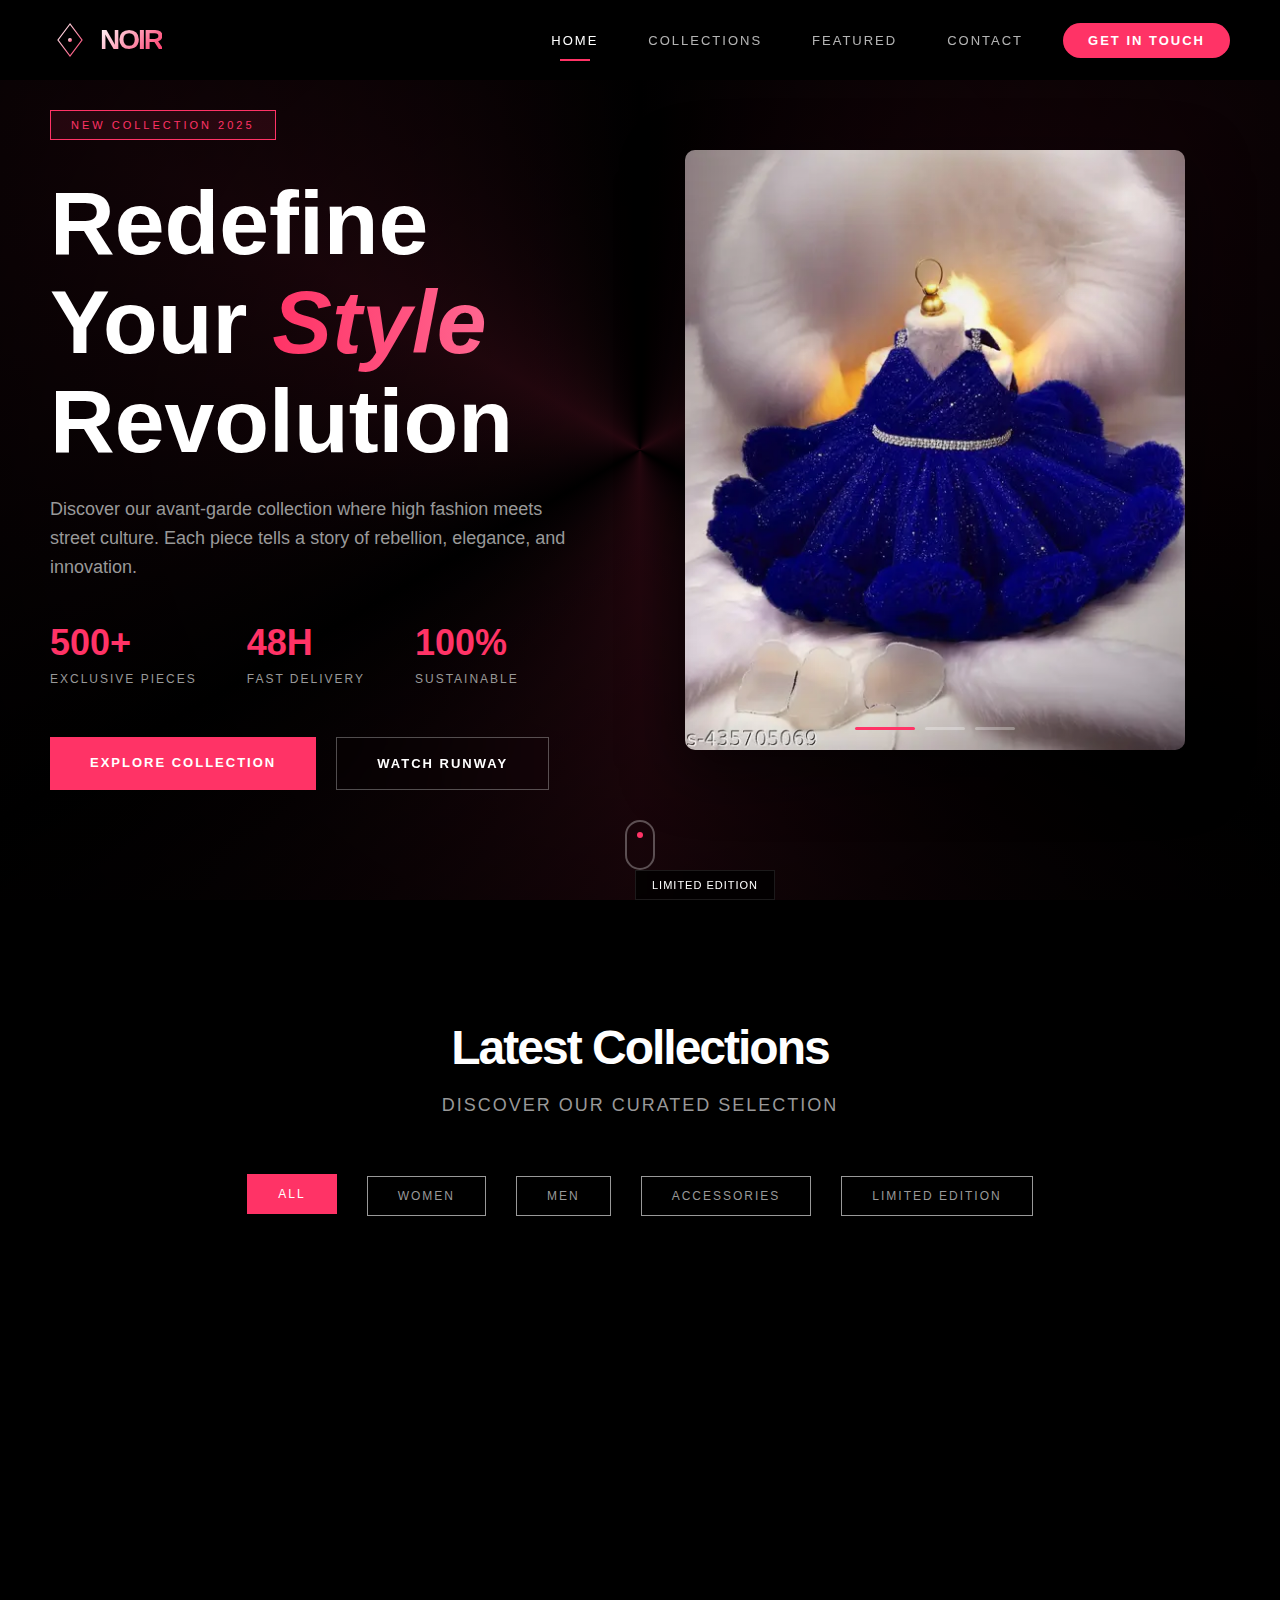
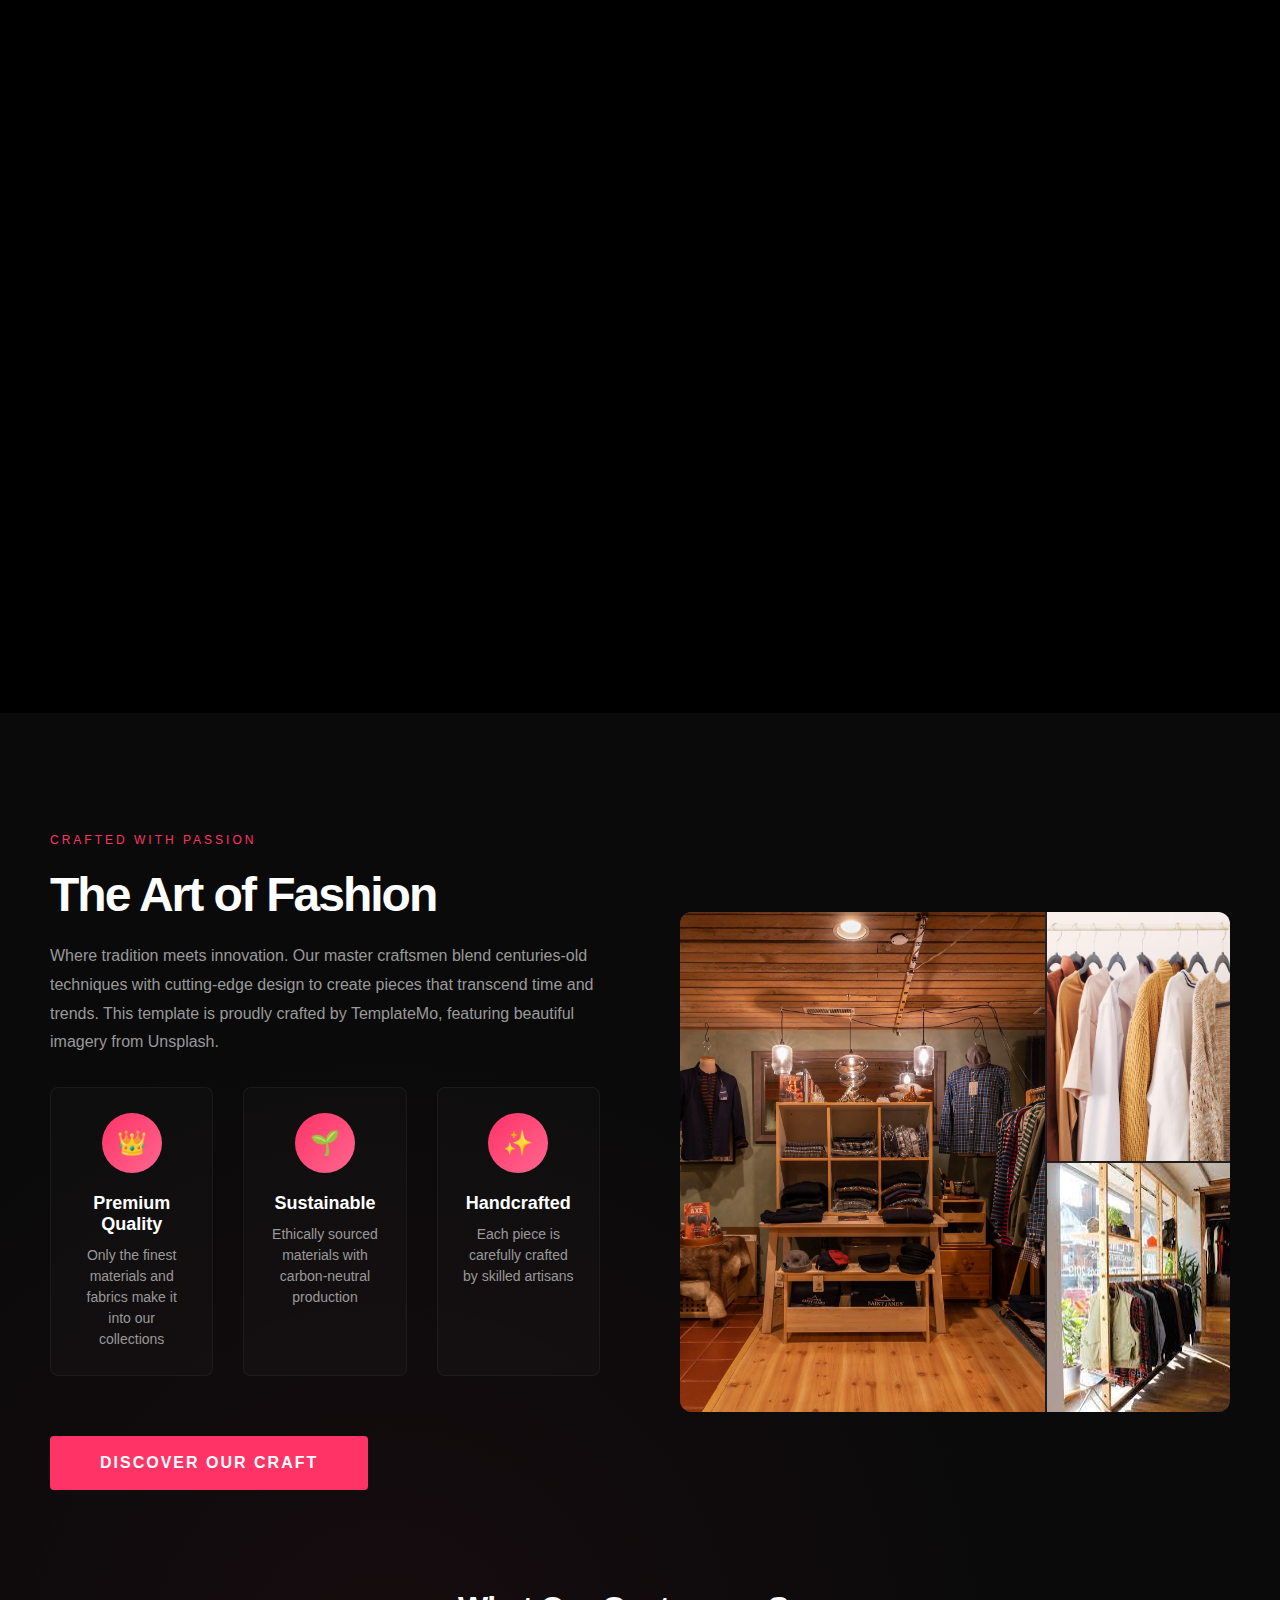
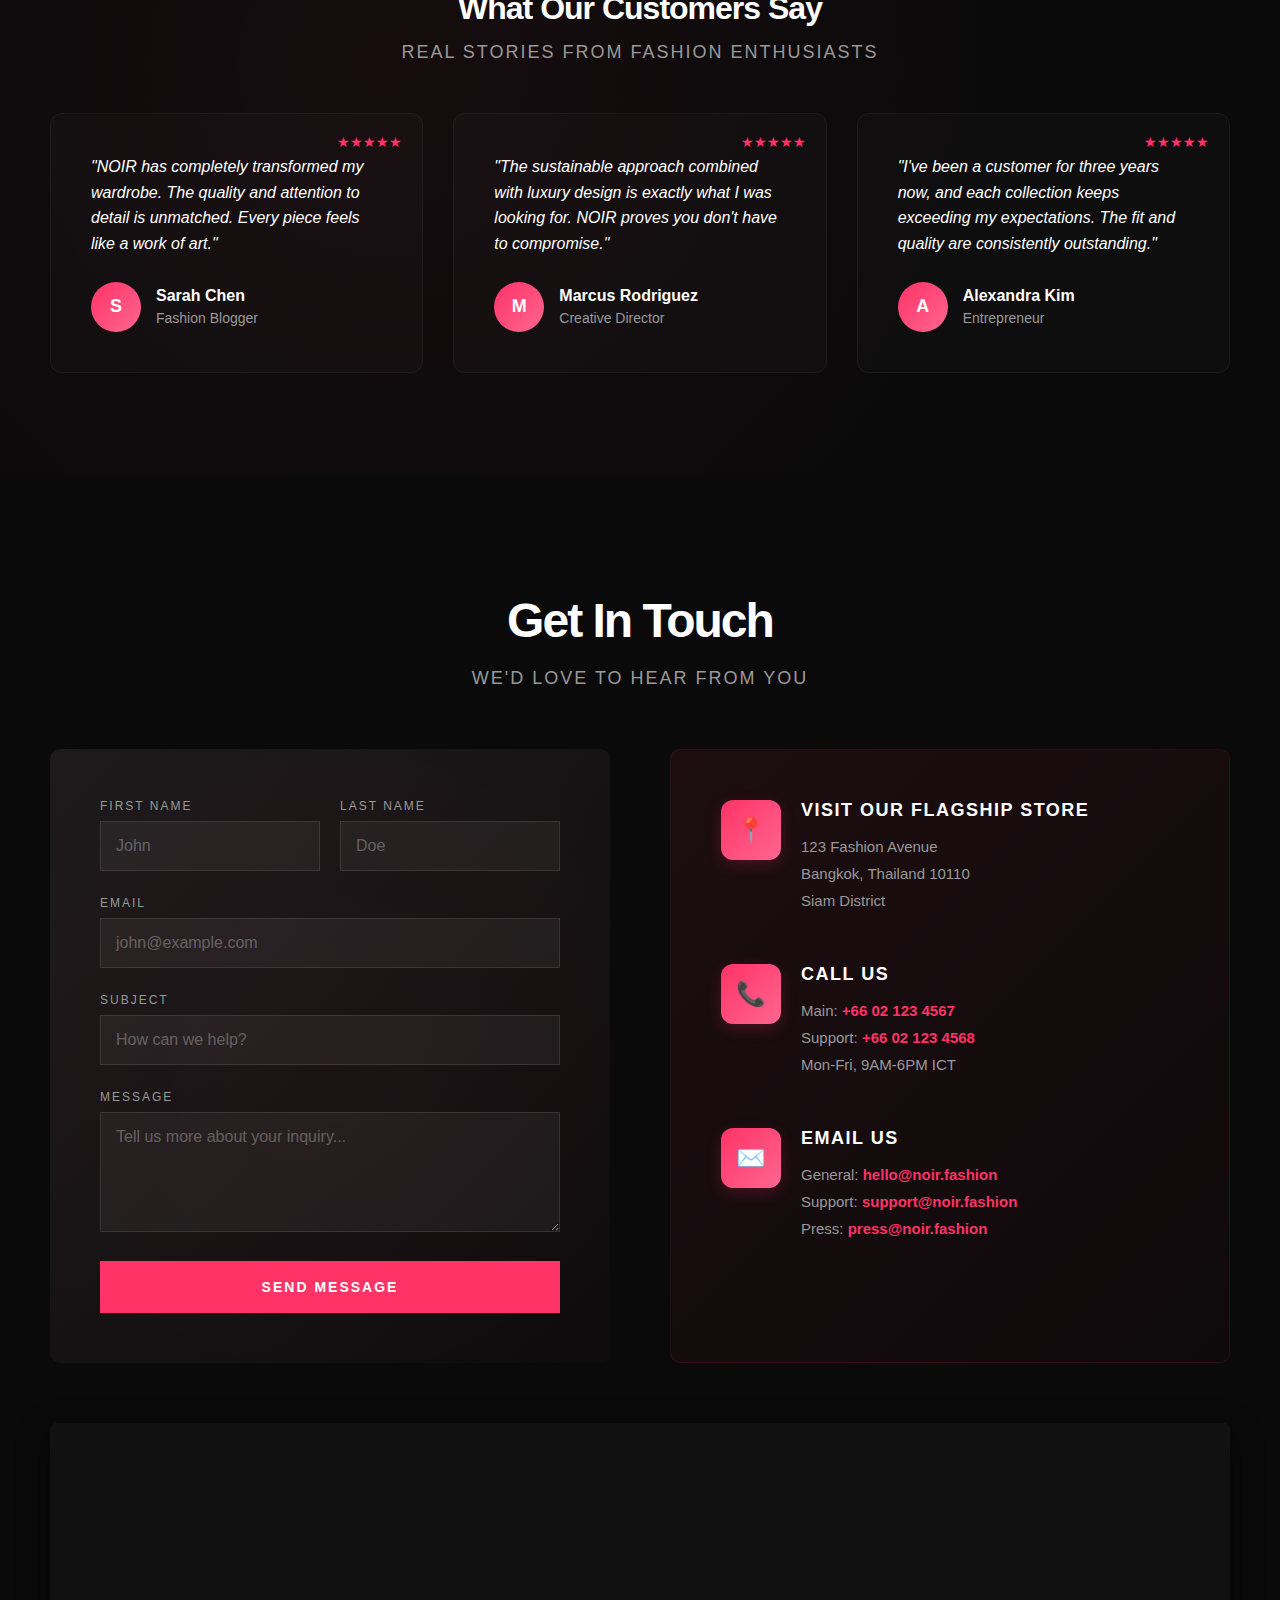
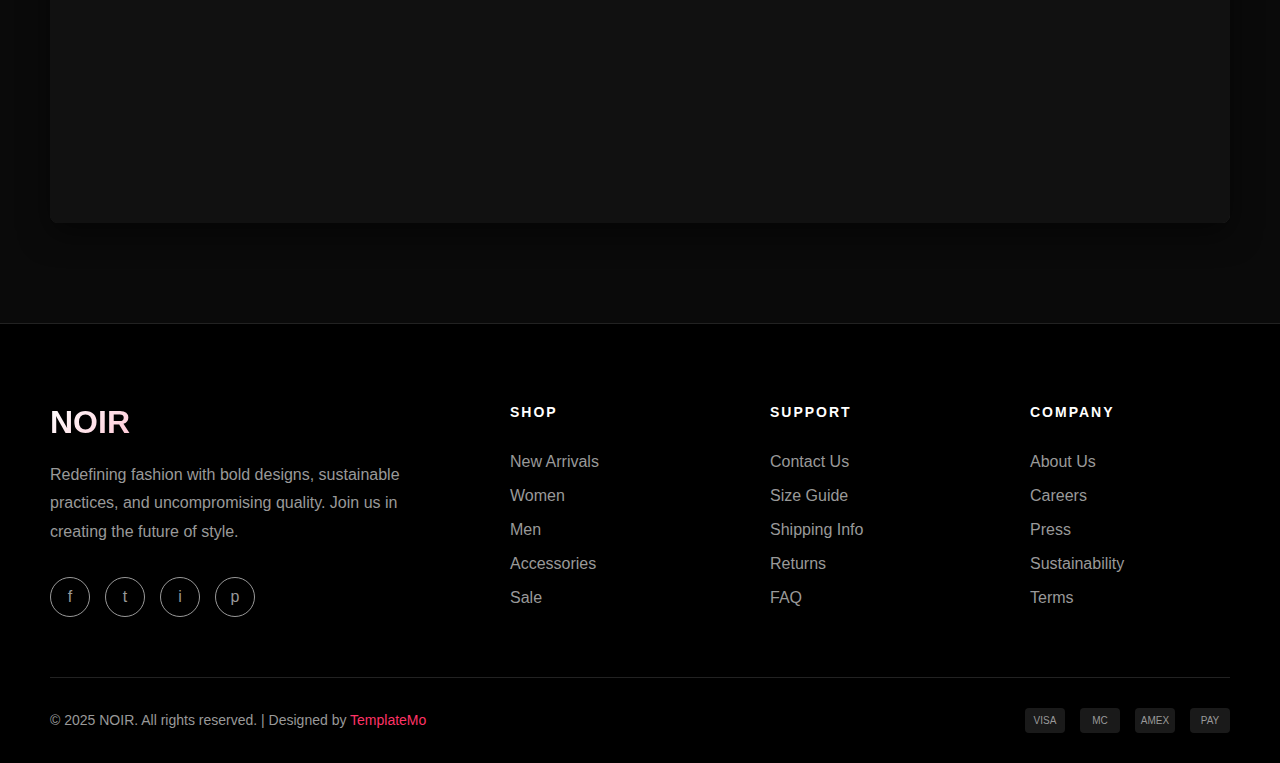
<file: index.html>
<!DOCTYPE html>
<html lang="en">
<head>
    <meta charset="UTF-8">
    <meta name="viewport" content="width=device-width, initial-scale=1.0">
    <title>Fashion World</title>
    <link rel="stylesheet" href="styles.css">
</head>

<body>
    <nav id="navbar">
        <div class="nav-container">
            <a href="#home" class="logo-link">
                <svg class="logo-svg" viewBox="0 0 100 100" xmlns="http://www.w3.org/2000/svg">
                    <defs>
                        <linearGradient id="logoGrad" x1="0%" y1="0%" x2="100%" y2="100%">
                            <stop offset="0%" style="stop-color:#fff;stop-opacity:1" />
                            <stop offset="100%" style="stop-color:#ff3366;stop-opacity:1" />
                        </linearGradient>
                    </defs>
                    <polygon points="50,10 20,50 50,90 80,50" fill="none" stroke="url(#logoGrad)" stroke-width="3"/>
                    <circle cx="50" cy="50" r="5" fill="url(#logoGrad)"/>
                </svg>
                <span class="logo-text">NOIR</span>
            </a>
            <ul class="nav-links">
                <li><a href="#home" class="nav-link active">Home</a></li>
                <li><a href="#collections" class="nav-link">Collections</a></li>
                <li><a href="#featured" class="nav-link">Featured</a></li>
                <li><a href="#contact" class="nav-link">Contact</a></li>
                <li><a href="#contact" class="nav-cta">Get In Touch</a></li>
            </ul>
            <div class="menu-toggle" id="menuToggle">
                <span></span>
                <span></span>
                <span></span>
            </div>
        </div>
    </nav>

    <div class="mobile-nav" id="mobileNav">
        <ul class="mobile-nav-links">
            <li><a href="#home">Home</a></li>
            <li><a href="#collections">Collections</a></li>
            <li><a href="#featured">Featured</a></li>
            <li><a href="#contact">Contact</a></li>
        </ul>
    </div>

    <section class="hero" id="home">
        <div class="hero-bg"></div>
        <div class="hero-container">
            <div class="hero-left">
                <div class="hero-badge">New Collection 2025</div>
                <h1 class="hero-title">
                    <span class="line"><span>Redefine</span></span>
                    <span class="line"><span>Your </span> <span class="accent">Style</span></span>
                    <span class="line"><span>Revolution</span></span>
                </h1>
                <p class="hero-description">
                    Discover our avant-garde collection where high fashion meets street culture. 
                    Each piece tells a story of rebellion, elegance, and innovation.
                </p>
                <div class="hero-stats">
                    <div class="stat">
                        <span class="stat-number">500+</span>
                        <span class="stat-label">Exclusive Pieces</span>
                    </div>
                    <div class="stat">
                        <span class="stat-number">48H</span>
                        <span class="stat-label">Fast Delivery</span>
                    </div>
                    <div class="stat">
                        <span class="stat-number">100%</span>
                        <span class="stat-label">Sustainable</span>
                    </div>
                </div>
                <div class="cta-group">
                    <a href="#collections" class="cta-button primary">Explore Collection</a>
                    <a href="#featured" class="cta-button outline">Watch Runway</a>
                </div>
            </div>
            <div class="hero-right">
                <div class="hero-image-wrapper">
                    <div class="hero-carousel">
                        <div class="carousel-slide active">
                            <img src="./baby_frock" alt="Fashion Model 1">
                        </div>
                        <div class="carousel-slide">
                            <img src="./earring.jpg" alt="Fashion Model 2">
                        </div>
                        <div class="carousel-slide">
                            <img src="./watch.jpg" alt="Fashion Model 3">
                        </div>
                        <div class="carousel-overlay"></div>
                        <div class="carousel-indicators">
                            <span class="indicator active" data-slide="0"></span>
                            <span class="indicator" data-slide="1"></span>
                            <span class="indicator" data-slide="2"></span>
                        </div>
                    </div>
                    <div class="floating-tags">
                        <div class="tag">Limited Edition</div>
                        <div class="tag">Handcrafted</div>
                        <div class="tag">Premium Quality</div>
                    </div>
                </div>
            </div>
        </div>
        <div class="scroll-indicator">
            <span></span>
        </div>
    </section>

    <section class="collections" id="collections">
        <div class="section-header">
            <h2 class="section-title">Latest Collections</h2>
            <p class="section-subtitle">Discover our curated selection</p>
        </div>
        
        <div class="category-tabs">
            <button class="tab-btn active" data-category="all">All</button>
            <button class="tab-btn" data-category="women">Women</button>
            <button class="tab-btn" data-category="men">Men</button>
            <button class="tab-btn" data-category="accessories">Accessories</button>
            <button class="tab-btn" data-category="limited">Limited Edition</button>
        </div>

        <div class="grid" id="collectionsGrid">
            <div class="collection-card" data-category="women">
                <div class="collection-thumbnail">
                    <img src="./women_1.avif" alt="Urban Edge Women's Collection">
                </div>
                <div class="card-content">
                    <span class="card-badge">New Arrival</span>
                    <h3 class="card-title">Urban Edge</h3>
                    <p class="card-subtitle">Women's Collection</p>
                    <p class="card-price">From $299</p>
                </div>
            </div>
            <div class="collection-card" data-category="limited">
                <div class="collection-thumbnail">
                    <img src="./women_4.jpg" alt="Luxe Limited Edition">
                </div>
                <div class="card-content">
                    <span class="card-badge">Limited</span>
                    <h3 class="card-title">Fasion Brand</h3>
                    <p class="card-subtitle">Exclusive Drop</p>
                    <p class="card-price">From $120</p>
                </div>
            </div>
            <div class="collection-card" data-category="men">
                <div class="collection-thumbnail">
                    <img src="./men_1.webp" alt="Neo Classic Men's Essentials">
                </div>
                <div class="card-content">
                    <span class="card-badge">Bestseller</span>
                    <h3 class="card-title">Neo Classic</h3>
                    <p class="card-subtitle">Men's Essentials</p>
                    <p class="card-price">From $850</p>
                </div>
            </div>
            <div class="collection-card" data-category="accessories">
                <div class="collection-thumbnail">
                    <img src="./bangle.jpg" alt="Accent Pieces Accessories">
                </div>
                <div class="card-content">
                    <span class="card-badge">Trending</span>
                    <h3 class="card-title">Silver Dreams</h3>
                    <p class="card-subtitle">Accessories</p>
                    <p class="card-price">From $1249</p>
                </div>
            </div>
            <div class="collection-card" data-category="women">
                <div class="collection-thumbnail">
                    <img src="./women_3.avif" alt="Spring Bloom Women's Spring">
                </div>
                <div class="card-content">
                    <span class="card-badge">Pre-Order</span>
                    <h3 class="card-title">Spring Bloom</h3>
                    <p class="card-subtitle">Women's Spring</p>
                    <p class="card-price">From $249</p>
                </div>
            </div>
            <div class="collection-card" data-category="men">
                <div class="collection-thumbnail">
                    <img src="./shoe.jpg" alt="Street Rebel Men's Streetwear">
                </div>
                <div class="card-content">
                    <span class="card-badge">Hot</span>
                    <h3 class="card-title">Sports Shoe</h3>
                    <p class="card-subtitle">Foot Wear</p>
                    <p class="card-price">From $199</p>
                </div>
            </div>
            <div class="collection-card" data-category="limited">
                <div class="collection-thumbnail">
                    <img src="./bag.webp" alt="Avant Garde Art Meets Fashion">
                </div>
                <div class="card-content">
                    <span class="card-badge">Exclusive</span>
                    <h3 class="card-title">Soft Fabric</h3>
                    <p class="card-subtitle">Art Meets Fashion</p>
                    <p class="card-price">From $25</p>
                </div>
            </div>
            <div class="collection-card" data-category="accessories">
                <div class="collection-thumbnail">
                    <img src="./necklace.jpg" alt="Minimal Chic Timeless Accessories">
                </div>
                <div class="card-content">
                    <span class="card-badge">Essentials</span>
                    <h3 class="card-title">Diva Fasion</h3>
                    <p class="card-subtitle">Timeless Accessories</p>
                    <p class="card-price">From $1125</p>
                </div>
            </div>
        </div>
    </section>

    <section class="featured" id="featured">
        <div class="featured-container">
            <div class="featured-hero">
                <div class="featured-content">
                    <span class="label">Crafted with Passion</span>
                    <h2>The Art of Fashion</h2>
                    <p>Where tradition meets innovation. Our master craftsmen blend centuries-old techniques with cutting-edge design to create pieces that transcend time and trends. This template is proudly crafted by TemplateMo, featuring beautiful imagery from Unsplash.</p>
                    
                    <div class="feature-highlights">
                        <div class="highlight-item">
                            <div class="highlight-icon">👑</div>
                            <div class="highlight-title">Premium Quality</div>
                            <div class="highlight-desc">Only the finest materials and fabrics make it into our collections</div>
                        </div>
                        <div class="highlight-item">
                            <div class="highlight-icon">🌱</div>
                            <div class="highlight-title">Sustainable</div>
                            <div class="highlight-desc">Ethically sourced materials with carbon-neutral production</div>
                        </div>
                        <div class="highlight-item">
                            <div class="highlight-icon">✨</div>
                            <div class="highlight-title">Handcrafted</div>
                            <div class="highlight-desc">Each piece is carefully crafted by skilled artisans</div>
                        </div>
                    </div>
                    
                    <a href="#collections" class="feature-cta">Discover Our Craft</a>
                </div>
                
                <div class="featured-image-section">
                    <div class="featured-image-grid">
                        <div class="featured-img">
                            <img src="./all_brand.webp" alt="Fashion Collection Showcase">
                        </div>
                        <div class="featured-img">
                            <img src="./fem_order.jpg" alt="Luxury Fashion Details">
                        </div>
                        <div class="featured-img">
                            <img src="./men_order.jpeg" alt="Artisan Craftsmanship">
                        </div>
                    </div>
                </div>
            </div>
            
            <div class="testimonials">
                <div class="testimonials-header">
                    <h3>What Our Customers Say</h3>
                    <p class="section-subtitle">Real stories from fashion enthusiasts</p>
                </div>
                
                <div class="testimonials-grid">
                    <div class="testimonial-card">
                        <div class="testimonial-rating">★★★★★</div>
                        <div class="testimonial-quote">
                            "NOIR has completely transformed my wardrobe. The quality and attention to detail is unmatched. Every piece feels like a work of art."
                        </div>
                        <div class="testimonial-author">
                            <div class="author-avatar">S</div>
                            <div class="author-info">
                                <h4>Sarah Chen</h4>
                                <p>Fashion Blogger</p>
                            </div>
                        </div>
                    </div>
                    
                    <div class="testimonial-card">
                        <div class="testimonial-rating">★★★★★</div>
                        <div class="testimonial-quote">
                            "The sustainable approach combined with luxury design is exactly what I was looking for. NOIR proves you don't have to compromise."
                        </div>
                        <div class="testimonial-author">
                            <div class="author-avatar">M</div>
                            <div class="author-info">
                                <h4>Marcus Rodriguez</h4>
                                <p>Creative Director</p>
                            </div>
                        </div>
                    </div>
                    
                    <div class="testimonial-card">
                        <div class="testimonial-rating">★★★★★</div>
                        <div class="testimonial-quote">
                            "I've been a customer for three years now, and each collection keeps exceeding my expectations. The fit and quality are consistently outstanding."
                        </div>
                        <div class="testimonial-author">
                            <div class="author-avatar">A</div>
                            <div class="author-info">
                                <h4>Alexandra Kim</h4>
                                <p>Entrepreneur</p>
                            </div>
                        </div>
                    </div>
                </div>
            </div>
        </div>
    </section>

    <section class="contact" id="contact">
        <div class="contact-container">
            <div class="contact-header">
                <h2 class="section-title">Get In Touch</h2>
                <p class="section-subtitle">We'd love to hear from you</p>
            </div>
            
            <div class="contact-content">
                <div class="contact-form-wrapper">
                    <form id="contactForm">
                        <div class="form-row">
                            <div class="form-group">
                                <label for="firstName">First Name</label>
                                <input type="text" id="firstName" name="firstName" placeholder="John" required>
                            </div>
                            <div class="form-group">
                                <label for="lastName">Last Name</label>
                                <input type="text" id="lastName" name="lastName" placeholder="Doe" required>
                            </div>
                        </div>
                        <div class="form-group">
                            <label for="email">Email</label>
                            <input type="email" id="email" name="email" placeholder="john@example.com" required>
                        </div>
                        <div class="form-group">
                            <label for="subject">Subject</label>
                            <input type="text" id="subject" name="subject" placeholder="How can we help?" required>
                        </div>
                        <div class="form-group">
                            <label for="message">Message</label>
                            <textarea id="message" name="message" placeholder="Tell us more about your inquiry..." required></textarea>
                        </div>
                        <button type="submit" class="form-submit">Send Message</button>
                    </form>
                </div>
                
                <div class="contact-info">
                    <div class="info-item">
                        <div class="info-icon">📍</div>
                        <div class="info-content">
                            <h3>Visit Our Flagship Store</h3>
                            <p>123 Fashion Avenue<br>
                            Bangkok, Thailand 10110<br>
                            Siam District</p>
                        </div>
                    </div>
                    
                    <div class="info-item">
                        <div class="info-icon">📞</div>
                        <div class="info-content">
                            <h3>Call Us</h3>
                            <p>Main: <a href="tel:+66021234567">+66 02 123 4567</a><br>
                            Support: <a href="tel:+66021234568">+66 02 123 4568</a><br>
                            Mon-Fri, 9AM-6PM ICT</p>
                        </div>
                    </div>
                    
                    <div class="info-item">
                        <div class="info-icon">✉️</div>
                        <div class="info-content">
                            <h3>Email Us</h3>
                            <p>General: <a href="mailto:hello@noir.fashion">hello@noir.fashion</a><br>
                            Support: <a href="mailto:support@noir.fashion">support@noir.fashion</a><br>
                            Press: <a href="mailto:press@noir.fashion">press@noir.fashion</a></p>
                        </div>
                    </div>
                </div>
            </div>
            
            <div class="map-section">
                <div class="map-container">
                    <iframe src="https://www.google.com/maps/embed?pb=!1m18!1m12!1m3!1d3875.551370220076!2d100.53515!3d13.730314!2m3!1f0!2f0!3f0!3m2!1i1024!2i768!4f13.1!3m3!1m2!1s0x30e2993fa2f8c6d9%3A0x92cf0e47c4c2ed08!2sSilom%20MRT%20Station!5e0!3m2!1sen!2sth!4v1697000000000" allowfullscreen="" loading="lazy" referrerpolicy="no-referrer-when-downgrade"></iframe>
                </div>
                </div>
            </div>
        </div>
    </section>

    <footer>
        <div class="footer-content">
            <div class="footer-brand">
                <h3>NOIR</h3>
                <p>Redefining fashion with bold designs, sustainable practices, and uncompromising quality. Join us in creating the future of style.</p>
                <div class="social-links">
                    <a href="#" class="social-link">f</a>
                    <a href="#" class="social-link">t</a>
                    <a href="#" class="social-link">i</a>
                    <a href="#" class="social-link">p</a>
                </div>
            </div>
            <div class="footer-column">
                <h4>Shop</h4>
                <ul>
                    <li><a href="#">New Arrivals</a></li>
                    <li><a href="#">Women</a></li>
                    <li><a href="#">Men</a></li>
                    <li><a href="#">Accessories</a></li>
                    <li><a href="#">Sale</a></li>
                </ul>
            </div>
            <div class="footer-column">
                <h4>Support</h4>
                <ul>
                    <li><a href="#">Contact Us</a></li>
                    <li><a href="#">Size Guide</a></li>
                    <li><a href="#">Shipping Info</a></li>
                    <li><a href="#">Returns</a></li>
                    <li><a href="#">FAQ</a></li>
                </ul>
            </div>
            <div class="footer-column">
                <h4>Company</h4>
                <ul>
                    <li><a href="#">About Us</a></li>
                    <li><a href="#">Careers</a></li>
                    <li><a href="#">Press</a></li>
                    <li><a href="#">Sustainability</a></li>
                    <li><a href="#">Terms</a></li>
                </ul>
            </div>
        </div>
        <div class="footer-bottom">
            <p>&copy; 2025 NOIR. All rights reserved. | Designed by <a href="https://templatemo.com" target="_blank" rel="nofollow" style="color: var(--accent); text-decoration: none;">TemplateMo</a></p>
            <div class="payment-methods">
                <div class="payment-icon">VISA</div>
                <div class="payment-icon">MC</div>
                <div class="payment-icon">AMEX</div>
                <div class="payment-icon">PAY</div>
            </div>
        </div>
    </footer>

    <script src="script.js"></script>
</body>
</html>
</file>
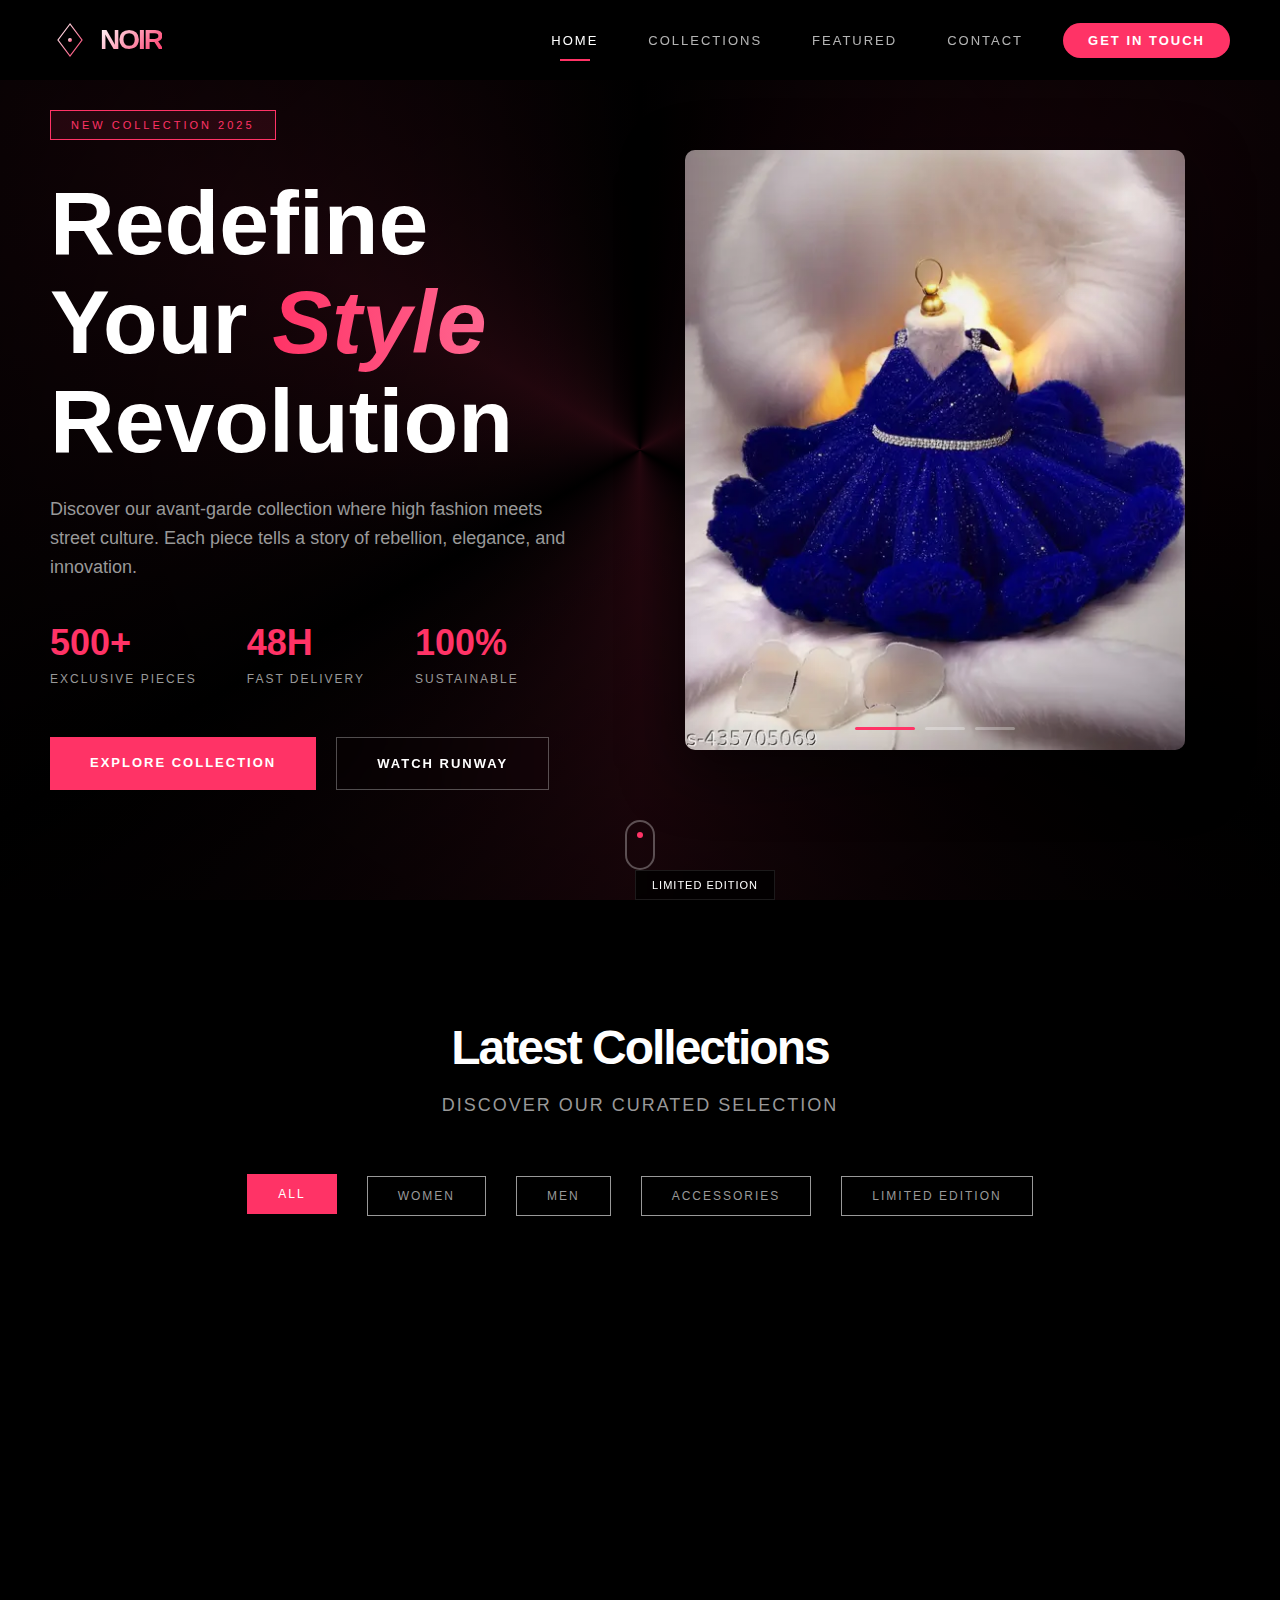
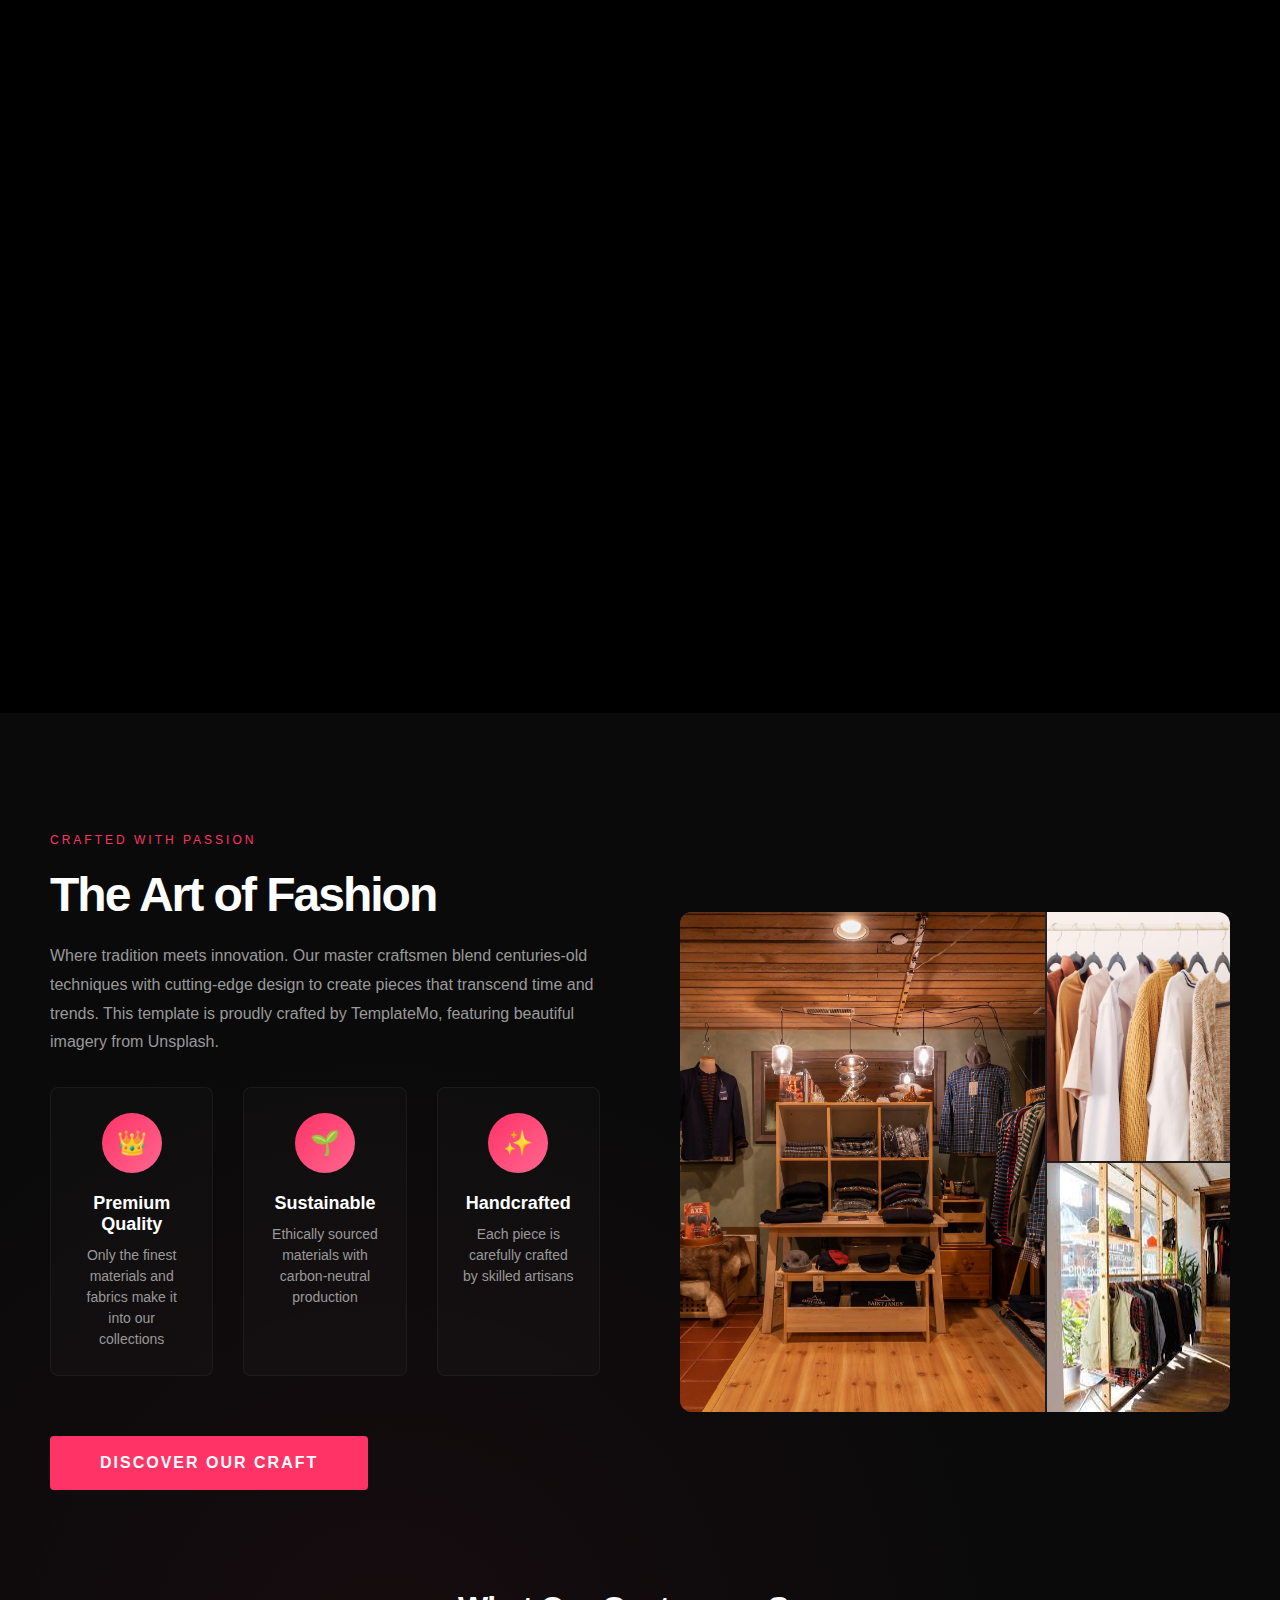
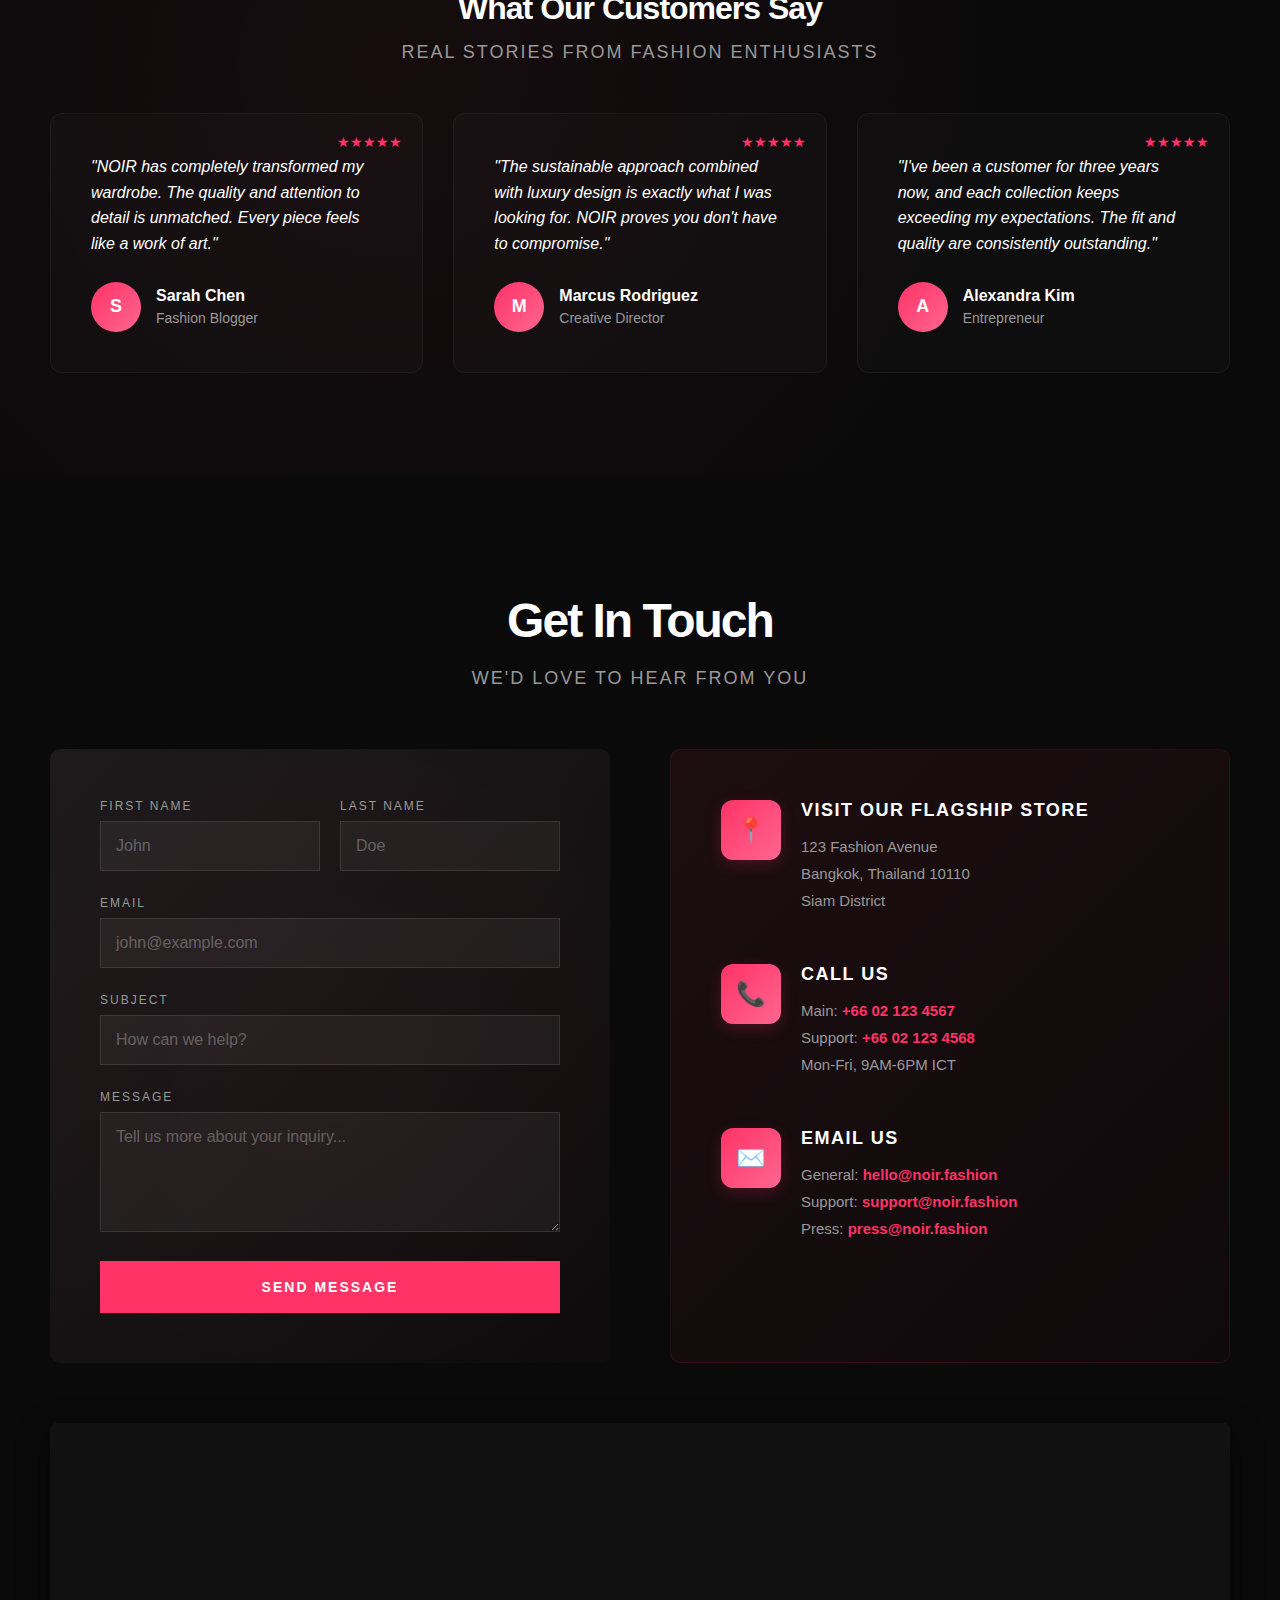
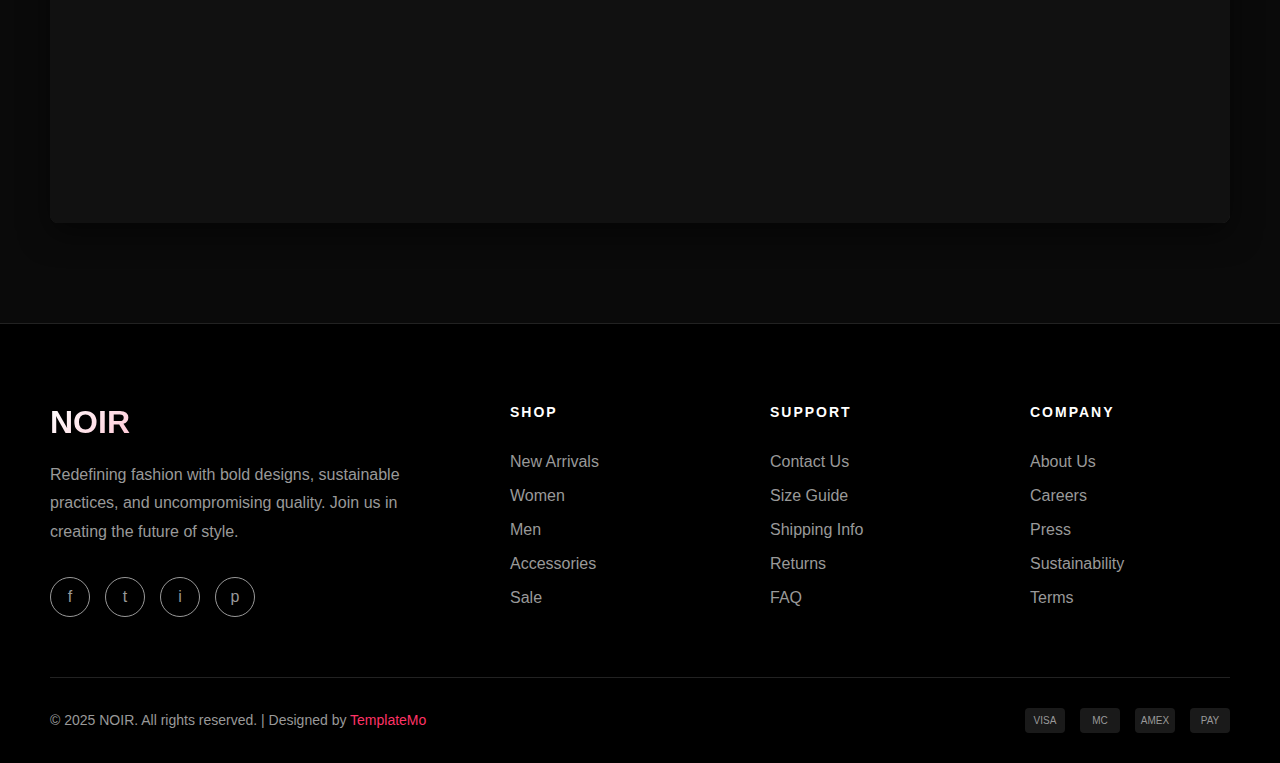
<file: final/index.html>
<!DOCTYPE html>
<html lang="en">
<head>
    <meta charset="UTF-8">
    <meta name="viewport" content="width=device-width, initial-scale=1.0">
    <title>Fashion World</title>
    <link rel="stylesheet" href="styles.css">
</head>

<body>
    <nav id="navbar">
        <div class="nav-container">
            <a href="#home" class="logo-link">
                <svg class="logo-svg" viewBox="0 0 100 100" xmlns="http://www.w3.org/2000/svg">
                    <defs>
                        <linearGradient id="logoGrad" x1="0%" y1="0%" x2="100%" y2="100%">
                            <stop offset="0%" style="stop-color:#fff;stop-opacity:1" />
                            <stop offset="100%" style="stop-color:#ff3366;stop-opacity:1" />
                        </linearGradient>
                    </defs>
                    <polygon points="50,10 20,50 50,90 80,50" fill="none" stroke="url(#logoGrad)" stroke-width="3"/>
                    <circle cx="50" cy="50" r="5" fill="url(#logoGrad)"/>
                </svg>
                <span class="logo-text">NOIR</span>
            </a>
            <ul class="nav-links">
                <li><a href="#home" class="nav-link active">Home</a></li>
                <li><a href="#collections" class="nav-link">Collections</a></li>
                <li><a href="#featured" class="nav-link">Featured</a></li>
                <li><a href="#contact" class="nav-link">Contact</a></li>
                <li><a href="#contact" class="nav-cta">Get In Touch</a></li>
            </ul>
            <div class="menu-toggle" id="menuToggle">
                <span></span>
                <span></span>
                <span></span>
            </div>
        </div>
    </nav>

    <div class="mobile-nav" id="mobileNav">
        <ul class="mobile-nav-links">
            <li><a href="#home">Home</a></li>
            <li><a href="#collections">Collections</a></li>
            <li><a href="#featured">Featured</a></li>
            <li><a href="#contact">Contact</a></li>
        </ul>
    </div>

    <section class="hero" id="home">
        <div class="hero-bg"></div>
        <div class="hero-container">
            <div class="hero-left">
                <div class="hero-badge">New Collection 2025</div>
                <h1 class="hero-title">
                    <span class="line"><span>Redefine</span></span>
                    <span class="line"><span>Your </span> <span class="accent">Style</span></span>
                    <span class="line"><span>Revolution</span></span>
                </h1>
                <p class="hero-description">
                    Discover our avant-garde collection where high fashion meets street culture. 
                    Each piece tells a story of rebellion, elegance, and innovation.
                </p>
                <div class="hero-stats">
                    <div class="stat">
                        <span class="stat-number">500+</span>
                        <span class="stat-label">Exclusive Pieces</span>
                    </div>
                    <div class="stat">
                        <span class="stat-number">48H</span>
                        <span class="stat-label">Fast Delivery</span>
                    </div>
                    <div class="stat">
                        <span class="stat-number">100%</span>
                        <span class="stat-label">Sustainable</span>
                    </div>
                </div>
                <div class="cta-group">
                    <a href="#collections" class="cta-button primary">Explore Collection</a>
                    <a href="#featured" class="cta-button outline">Watch Runway</a>
                </div>
            </div>
            <div class="hero-right">
                <div class="hero-image-wrapper">
                    <div class="hero-carousel">
                        <div class="carousel-slide active">
                            <img src="./baby_frock" alt="Fashion Model 1">
                        </div>
                        <div class="carousel-slide">
                            <img src="./earring.jpg" alt="Fashion Model 2">
                        </div>
                        <div class="carousel-slide">
                            <img src="./watch.jpg" alt="Fashion Model 3">
                        </div>
                        <div class="carousel-overlay"></div>
                        <div class="carousel-indicators">
                            <span class="indicator active" data-slide="0"></span>
                            <span class="indicator" data-slide="1"></span>
                            <span class="indicator" data-slide="2"></span>
                        </div>
                    </div>
                    <div class="floating-tags">
                        <div class="tag">Limited Edition</div>
                        <div class="tag">Handcrafted</div>
                        <div class="tag">Premium Quality</div>
                    </div>
                </div>
            </div>
        </div>
        <div class="scroll-indicator">
            <span></span>
        </div>
    </section>

    <section class="collections" id="collections">
        <div class="section-header">
            <h2 class="section-title">Latest Collections</h2>
            <p class="section-subtitle">Discover our curated selection</p>
        </div>
        
        <div class="category-tabs">
            <button class="tab-btn active" data-category="all">All</button>
            <button class="tab-btn" data-category="women">Women</button>
            <button class="tab-btn" data-category="men">Men</button>
            <button class="tab-btn" data-category="accessories">Accessories</button>
            <button class="tab-btn" data-category="limited">Limited Edition</button>
        </div>

        <div class="grid" id="collectionsGrid">
            <div class="collection-card" data-category="women">
                <div class="collection-thumbnail">
                    <img src="./women_1.avif" alt="Urban Edge Women's Collection">
                </div>
                <div class="card-content">
                    <span class="card-badge">New Arrival</span>
                    <h3 class="card-title">Urban Edge</h3>
                    <p class="card-subtitle">Women's Collection</p>
                    <p class="card-price">From $299</p>
                </div>
            </div>
            <div class="collection-card" data-category="limited">
                <div class="collection-thumbnail">
                    <img src="./women_4.jpg" alt="Luxe Limited Edition">
                </div>
                <div class="card-content">
                    <span class="card-badge">Limited</span>
                    <h3 class="card-title">Fasion Brand</h3>
                    <p class="card-subtitle">Exclusive Drop</p>
                    <p class="card-price">From $120</p>
                </div>
            </div>
            <div class="collection-card" data-category="men">
                <div class="collection-thumbnail">
                    <img src="./men_1.webp" alt="Neo Classic Men's Essentials">
                </div>
                <div class="card-content">
                    <span class="card-badge">Bestseller</span>
                    <h3 class="card-title">Neo Classic</h3>
                    <p class="card-subtitle">Men's Essentials</p>
                    <p class="card-price">From $850</p>
                </div>
            </div>
            <div class="collection-card" data-category="accessories">
                <div class="collection-thumbnail">
                    <img src="./bangle.jpg" alt="Accent Pieces Accessories">
                </div>
                <div class="card-content">
                    <span class="card-badge">Trending</span>
                    <h3 class="card-title">Silver Dreams</h3>
                    <p class="card-subtitle">Accessories</p>
                    <p class="card-price">From $1249</p>
                </div>
            </div>
            <div class="collection-card" data-category="women">
                <div class="collection-thumbnail">
                    <img src="./women_3.avif" alt="Spring Bloom Women's Spring">
                </div>
                <div class="card-content">
                    <span class="card-badge">Pre-Order</span>
                    <h3 class="card-title">Spring Bloom</h3>
                    <p class="card-subtitle">Women's Spring</p>
                    <p class="card-price">From $249</p>
                </div>
            </div>
            <div class="collection-card" data-category="men">
                <div class="collection-thumbnail">
                    <img src="./shoe.jpg" alt="Street Rebel Men's Streetwear">
                </div>
                <div class="card-content">
                    <span class="card-badge">Hot</span>
                    <h3 class="card-title">Sports Shoe</h3>
                    <p class="card-subtitle">Foot Wear</p>
                    <p class="card-price">From $199</p>
                </div>
            </div>
            <div class="collection-card" data-category="limited">
                <div class="collection-thumbnail">
                    <img src="./bag.webp" alt="Avant Garde Art Meets Fashion">
                </div>
                <div class="card-content">
                    <span class="card-badge">Exclusive</span>
                    <h3 class="card-title">Soft Fabric</h3>
                    <p class="card-subtitle">Art Meets Fashion</p>
                    <p class="card-price">From $25</p>
                </div>
            </div>
            <div class="collection-card" data-category="accessories">
                <div class="collection-thumbnail">
                    <img src="./necklace.jpg" alt="Minimal Chic Timeless Accessories">
                </div>
                <div class="card-content">
                    <span class="card-badge">Essentials</span>
                    <h3 class="card-title">Diva Fasion</h3>
                    <p class="card-subtitle">Timeless Accessories</p>
                    <p class="card-price">From $1125</p>
                </div>
            </div>
        </div>
    </section>

    <section class="featured" id="featured">
        <div class="featured-container">
            <div class="featured-hero">
                <div class="featured-content">
                    <span class="label">Crafted with Passion</span>
                    <h2>The Art of Fashion</h2>
                    <p>Where tradition meets innovation. Our master craftsmen blend centuries-old techniques with cutting-edge design to create pieces that transcend time and trends. This template is proudly crafted by TemplateMo, featuring beautiful imagery from Unsplash.</p>
                    
                    <div class="feature-highlights">
                        <div class="highlight-item">
                            <div class="highlight-icon">👑</div>
                            <div class="highlight-title">Premium Quality</div>
                            <div class="highlight-desc">Only the finest materials and fabrics make it into our collections</div>
                        </div>
                        <div class="highlight-item">
                            <div class="highlight-icon">🌱</div>
                            <div class="highlight-title">Sustainable</div>
                            <div class="highlight-desc">Ethically sourced materials with carbon-neutral production</div>
                        </div>
                        <div class="highlight-item">
                            <div class="highlight-icon">✨</div>
                            <div class="highlight-title">Handcrafted</div>
                            <div class="highlight-desc">Each piece is carefully crafted by skilled artisans</div>
                        </div>
                    </div>
                    
                    <a href="#collections" class="feature-cta">Discover Our Craft</a>
                </div>
                
                <div class="featured-image-section">
                    <div class="featured-image-grid">
                        <div class="featured-img">
                            <img src="./all_brand.webp" alt="Fashion Collection Showcase">
                        </div>
                        <div class="featured-img">
                            <img src="./fem_order.jpg" alt="Luxury Fashion Details">
                        </div>
                        <div class="featured-img">
                            <img src="./men_order.jpeg" alt="Artisan Craftsmanship">
                        </div>
                    </div>
                </div>
            </div>
            
            <div class="testimonials">
                <div class="testimonials-header">
                    <h3>What Our Customers Say</h3>
                    <p class="section-subtitle">Real stories from fashion enthusiasts</p>
                </div>
                
                <div class="testimonials-grid">
                    <div class="testimonial-card">
                        <div class="testimonial-rating">★★★★★</div>
                        <div class="testimonial-quote">
                            "NOIR has completely transformed my wardrobe. The quality and attention to detail is unmatched. Every piece feels like a work of art."
                        </div>
                        <div class="testimonial-author">
                            <div class="author-avatar">S</div>
                            <div class="author-info">
                                <h4>Sarah Chen</h4>
                                <p>Fashion Blogger</p>
                            </div>
                        </div>
                    </div>
                    
                    <div class="testimonial-card">
                        <div class="testimonial-rating">★★★★★</div>
                        <div class="testimonial-quote">
                            "The sustainable approach combined with luxury design is exactly what I was looking for. NOIR proves you don't have to compromise."
                        </div>
                        <div class="testimonial-author">
                            <div class="author-avatar">M</div>
                            <div class="author-info">
                                <h4>Marcus Rodriguez</h4>
                                <p>Creative Director</p>
                            </div>
                        </div>
                    </div>
                    
                    <div class="testimonial-card">
                        <div class="testimonial-rating">★★★★★</div>
                        <div class="testimonial-quote">
                            "I've been a customer for three years now, and each collection keeps exceeding my expectations. The fit and quality are consistently outstanding."
                        </div>
                        <div class="testimonial-author">
                            <div class="author-avatar">A</div>
                            <div class="author-info">
                                <h4>Alexandra Kim</h4>
                                <p>Entrepreneur</p>
                            </div>
                        </div>
                    </div>
                </div>
            </div>
        </div>
    </section>

    <section class="contact" id="contact">
        <div class="contact-container">
            <div class="contact-header">
                <h2 class="section-title">Get In Touch</h2>
                <p class="section-subtitle">We'd love to hear from you</p>
            </div>
            
            <div class="contact-content">
                <div class="contact-form-wrapper">
                    <form id="contactForm">
                        <div class="form-row">
                            <div class="form-group">
                                <label for="firstName">First Name</label>
                                <input type="text" id="firstName" name="firstName" placeholder="John" required>
                            </div>
                            <div class="form-group">
                                <label for="lastName">Last Name</label>
                                <input type="text" id="lastName" name="lastName" placeholder="Doe" required>
                            </div>
                        </div>
                        <div class="form-group">
                            <label for="email">Email</label>
                            <input type="email" id="email" name="email" placeholder="john@example.com" required>
                        </div>
                        <div class="form-group">
                            <label for="subject">Subject</label>
                            <input type="text" id="subject" name="subject" placeholder="How can we help?" required>
                        </div>
                        <div class="form-group">
                            <label for="message">Message</label>
                            <textarea id="message" name="message" placeholder="Tell us more about your inquiry..." required></textarea>
                        </div>
                        <button type="submit" class="form-submit">Send Message</button>
                    </form>
                </div>
                
                <div class="contact-info">
                    <div class="info-item">
                        <div class="info-icon">📍</div>
                        <div class="info-content">
                            <h3>Visit Our Flagship Store</h3>
                            <p>123 Fashion Avenue<br>
                            Bangkok, Thailand 10110<br>
                            Siam District</p>
                        </div>
                    </div>
                    
                    <div class="info-item">
                        <div class="info-icon">📞</div>
                        <div class="info-content">
                            <h3>Call Us</h3>
                            <p>Main: <a href="tel:+66021234567">+66 02 123 4567</a><br>
                            Support: <a href="tel:+66021234568">+66 02 123 4568</a><br>
                            Mon-Fri, 9AM-6PM ICT</p>
                        </div>
                    </div>
                    
                    <div class="info-item">
                        <div class="info-icon">✉️</div>
                        <div class="info-content">
                            <h3>Email Us</h3>
                            <p>General: <a href="mailto:hello@noir.fashion">hello@noir.fashion</a><br>
                            Support: <a href="mailto:support@noir.fashion">support@noir.fashion</a><br>
                            Press: <a href="mailto:press@noir.fashion">press@noir.fashion</a></p>
                        </div>
                    </div>
                </div>
            </div>
            
            <div class="map-section">
                <div class="map-container">
                    <iframe src="https://www.google.com/maps/embed?pb=!1m18!1m12!1m3!1d3875.551370220076!2d100.53515!3d13.730314!2m3!1f0!2f0!3f0!3m2!1i1024!2i768!4f13.1!3m3!1m2!1s0x30e2993fa2f8c6d9%3A0x92cf0e47c4c2ed08!2sSilom%20MRT%20Station!5e0!3m2!1sen!2sth!4v1697000000000" allowfullscreen="" loading="lazy" referrerpolicy="no-referrer-when-downgrade"></iframe>
                </div>
                </div>
            </div>
        </div>
    </section>

    <footer>
        <div class="footer-content">
            <div class="footer-brand">
                <h3>NOIR</h3>
                <p>Redefining fashion with bold designs, sustainable practices, and uncompromising quality. Join us in creating the future of style.</p>
                <div class="social-links">
                    <a href="#" class="social-link">f</a>
                    <a href="#" class="social-link">t</a>
                    <a href="#" class="social-link">i</a>
                    <a href="#" class="social-link">p</a>
                </div>
            </div>
            <div class="footer-column">
                <h4>Shop</h4>
                <ul>
                    <li><a href="#">New Arrivals</a></li>
                    <li><a href="#">Women</a></li>
                    <li><a href="#">Men</a></li>
                    <li><a href="#">Accessories</a></li>
                    <li><a href="#">Sale</a></li>
                </ul>
            </div>
            <div class="footer-column">
                <h4>Support</h4>
                <ul>
                    <li><a href="#">Contact Us</a></li>
                    <li><a href="#">Size Guide</a></li>
                    <li><a href="#">Shipping Info</a></li>
                    <li><a href="#">Returns</a></li>
                    <li><a href="#">FAQ</a></li>
                </ul>
            </div>
            <div class="footer-column">
                <h4>Company</h4>
                <ul>
                    <li><a href="#">About Us</a></li>
                    <li><a href="#">Careers</a></li>
                    <li><a href="#">Press</a></li>
                    <li><a href="#">Sustainability</a></li>
                    <li><a href="#">Terms</a></li>
                </ul>
            </div>
        </div>
        <div class="footer-bottom">
            <p>&copy; 2025 NOIR. All rights reserved. | Designed by <a href="https://templatemo.com" target="_blank" rel="nofollow" style="color: var(--accent); text-decoration: none;">TemplateMo</a></p>
            <div class="payment-methods">
                <div class="payment-icon">VISA</div>
                <div class="payment-icon">MC</div>
                <div class="payment-icon">AMEX</div>
                <div class="payment-icon">PAY</div>
            </div>
        </div>
    </footer>

    <script src="script.js"></script>
</body>
</html>
</file>
<file: styles.css>
@charset "utf-8";

* {
	margin: 0;
	padding: 0;
	box-sizing: border-box;
}

:root {
	--primary: #0a0a0a;
	--accent: #ff3366;
	--accent-hover: #ff1149;
	--text-light: #ffffff;
	--text-muted: #999;
	--bg-dark: #000;
	--bg-section: #0a0a0a;
}

html {
	scroll-behavior: smooth;
}

section {
	scroll-margin-top: 70px;
}

body {
	font-family: 'Arial', sans-serif;
	background: var(--bg-dark);
	color: var(--text-light);
	overflow-x: hidden;
}

/* Navigation */
nav {
	position: fixed;
	width: 100%;
	padding: 20px 50px;
	z-index: 1000;
	background: rgba(0, 0, 0, 0.95);
	backdrop-filter: blur(10px);
	animation: slideDown 0.8s ease;
	transition: all 0.3s ease;
}

nav.scrolled {
	padding: 15px 50px;
	background: rgba(0, 0, 0, 0.98);
	box-shadow: 0 5px 20px rgba(0, 0, 0, 0.5);
}

.nav-container {
	display: flex;
	justify-content: space-between;
	align-items: center;
	max-width: 1400px;
	margin: 0 auto;
	flex-wrap: wrap;
	gap: 20px;
}

.logo-link {
	display: flex;
	align-items: center;
	text-decoration: none;
	transition: transform 0.3s ease;
}

.logo-link:hover {
	transform: scale(1.05);
}

.logo-svg {
	width: 40px;
	height: 40px;
	margin-right: 10px;
}

.logo-text {
	font-size: 28px;
	font-weight: 900;
	letter-spacing: -2px;
	background: linear-gradient(135deg, #fff, var(--accent));
	background-clip: text;
	-webkit-text-fill-color: transparent;
}

.nav-links {
	display: flex;
	gap: 30px;
	list-style: none;
	align-items: center;
}

.nav-links a {
	color: var(--text-light);
	text-decoration: none;
	font-size: 13px;
	letter-spacing: 2px;
	text-transform: uppercase;
	position: relative;
	transition: all 0.3s ease;
	padding: 5px 10px;
	opacity: 0.7;
}

.nav-links a::before {
	content: '';
	position: absolute;
	top: 0;
	left: 0;
	width: 100%;
	height: 100%;
	background: var(--accent);
	opacity: 0;
	transform: skewX(-10deg);
	transition: all 0.3s ease;
	z-index: -1;
}

.nav-links a:hover {
	color: white;
	opacity: 1;
}

.nav-links a:hover::before {
	opacity: 1;
}

.nav-links a.active {
	color: white;
	opacity: 1;
}

.nav-links a.active::after {
	content: '';
	position: absolute;
	bottom: -8px;
	left: 50%;
	transform: translateX(-50%);
	width: 30px;
	height: 2px;
	background: var(--accent);
}

.nav-cta {
	background: var(--accent);
	color: white !important;
	padding: 10px 25px !important;
	border-radius: 25px;
	font-weight: 600;
	opacity: 1 !important;
}

.nav-cta:hover {
	background: var(--accent-hover);
	transform: translateY(-2px);
	box-shadow: 0 5px 15px rgba(255, 51, 102, 0.3);
}

.nav-cta::before {
	display: none;
}

/* Tablet screens */
@media (max-width: 900px) {
	.hero-container {
		grid-template-columns: 1fr;
		text-align: center;
		padding-top: 120px;
	}

	.hero-left {
		padding-right: 0;
		max-width: 600px;
		margin: 0 auto;
	}

	.hero-stats {
		justify-content: center;
	}

	.hero-right {
		display: none;
	}

	.grid {
		grid-template-columns: repeat(auto-fill, minmax(220px, 1fr));
	}

	.featured-container {
		grid-template-columns: 1fr;
		gap: 40px;
	}

	.featured-hero {
		grid-template-columns: 1fr;
		gap: 40px;
	}

	.featured-hero {
		grid-template-columns: 1fr;
		gap: 40px;
	}

	.featured-content {
		padding: 30px;
	}

	.featured-content h2 {
		font-size: 32px;
	}

	.feature-highlights {
		grid-template-columns: 1fr;
		gap: 20px;
	}

	.featured-image-section {
		height: 400px;
	}

	.testimonials-grid {
		grid-template-columns: 1fr;
		gap: 20px;
	}

	.testimonial-card {
		padding: 25px;
	}
}

/* Medium screens - stack navigation */
@media (max-width: 1070px) and (min-width: 769px) {
	nav {
		padding: 15px 30px;
	}

	.nav-container {
		flex-direction: column;
		gap: 15px;
	}

	.nav-links {
		width: 100%;
		justify-content: center;
	}

	.nav-links a {
		font-size: 12px;
	}

	nav.scrolled {
		padding: 10px 30px;
	}

	.hero-container {
		padding: 0 30px;
	}

	.hero-title {
		font-size: 60px;
	}

	.hero-image-wrapper {
		max-width: 400px;
	}

	.tag {
		display: none;
	}

	.featured-container {
		grid-template-columns: 1fr;
		gap: 40px;
	}

	.collections,
	.featured,
	.contact {
		padding-top: 120px;
	}

	section {
		scroll-margin-top: 100px;
	}
}

/* Mobile Menu */
.menu-toggle {
	display: none;
	flex-direction: column;
	cursor: pointer;
	z-index: 1001;
}

.menu-toggle span {
	width: 25px;
	height: 2px;
	background: var(--text-light);
	margin: 3px 0;
	transition: 0.3s;
}

.menu-toggle.active span:nth-child(1) {
	transform: rotate(45deg) translate(5px, 5px);
}

.menu-toggle.active span:nth-child(2) {
	opacity: 0;
}

.menu-toggle.active span:nth-child(3) {
	transform: rotate(-45deg) translate(7px, -6px);
}

.mobile-nav {
	display: none;
	position: fixed;
	top: 0;
	right: -100%;
	width: 100%;
	height: 100vh;
	background: rgba(0, 0, 0, 0.98);
	backdrop-filter: blur(20px);
	transition: right 0.3s ease;
	z-index: 999;
}

.mobile-nav.active {
	right: 0;
}

.mobile-nav-links {
	display: flex;
	flex-direction: column;
	align-items: center;
	justify-content: center;
	height: 100%;
	gap: 30px;
	list-style: none;
}

.mobile-nav-links a {
	color: var(--text-light);
	text-decoration: none;
	font-size: 24px;
	letter-spacing: 3px;
	text-transform: uppercase;
	transition: all 0.3s ease;
}

.mobile-nav-links a:hover {
	color: var(--accent);
	transform: translateX(10px);
}

/* Hero Section */
.hero {
	height: 100vh;
	position: relative;
	overflow: hidden;
	background: #000;
}

.hero-bg {
	position: absolute;
	width: 100%;
	height: 100%;
	top: 0;
	left: 0;
}

.hero-bg::before {
	content: '';
	position: absolute;
	width: 150%;
	height: 150%;
	top: -25%;
	left: -25%;
	background: conic-gradient(from 180deg at 50% 50%, #ff3366 0deg, #000 60deg, #ff3366 120deg, #000 180deg, #ff3366 240deg, #000 300deg, #ff3366 360deg);
	animation: spin 20s linear infinite;
	opacity: 0.15;
}

.hero-bg::after {
	content: '';
	position: absolute;
	width: 100%;
	height: 100%;
	background: radial-gradient(circle at center, transparent 0%, rgba(0, 0, 0, 0.8) 100%);
}

@keyframes spin {
	from {
		transform: rotate(0deg);
	}

	to {
		transform: rotate(360deg);
	}
}

.hero-container {
	height: 100%;
	display: grid;
	grid-template-columns: 1fr 1fr;
	max-width: 1400px;
	margin: 0 auto;
	padding: 0 50px;
	position: relative;
	z-index: 2;
	align-items: center;
}

.hero-left {
	padding-right: 60px;
}

.hero-badge {
	display: inline-block;
	padding: 8px 20px;
	background: rgba(255, 51, 102, 0.1);
	border: 1px solid var(--accent);
	color: var(--accent);
	font-size: 11px;
	text-transform: uppercase;
	letter-spacing: 3px;
	margin-bottom: 30px;
	animation: slideInLeft 1s ease;
	position: relative;
	overflow: hidden;
}

.hero-badge::before {
	content: '';
	position: absolute;
	width: 30px;
	height: 100%;
	background: linear-gradient(90deg, transparent, rgba(255, 51, 102, 0.5), transparent);
	left: -30px;
	animation: shimmer 3s ease infinite;
}

@keyframes shimmer {
	0% {
		left: -30px;
	}

	100% {
		left: calc(100% + 30px);
	}
}

.hero-title {
	font-size: clamp(50px, 7vw, 90px);
	font-weight: 900;
	line-height: 1.1;
	margin-bottom: 25px;
	position: relative;
}

.hero-title .line {
	display: block;
	overflow: hidden;
}

.hero-title .line span {
	display: inline-block;
	animation: slideUp 1s ease backwards;
}

.hero-title .line:nth-child(1) span {
	animation-delay: 0.2s;
}

.hero-title .line:nth-child(2) span {
	animation-delay: 0.3s;
}

.hero-title .line:nth-child(3) span {
	animation-delay: 0.4s;
}

.hero-title .accent {
	background: linear-gradient(90deg, #ff3366, #ff6690);
	background-clip: text;
	-webkit-text-fill-color: transparent;
	font-style: italic;
}

@keyframes slideUp {
	from {
		transform: translateY(100%);
		opacity: 0;
	}

	to {
		transform: translateY(0);
		opacity: 1;
	}
}

@keyframes slideInLeft {
	from {
		transform: translateX(-50px);
		opacity: 0;
	}

	to {
		transform: translateX(0);
		opacity: 1;
	}
}

.hero-description {
	font-size: 18px;
	line-height: 1.6;
	color: var(--text-muted);
	margin-bottom: 40px;
	animation: fadeIn 1s ease 0.6s backwards;
}

.hero-stats {
	display: flex;
	gap: 50px;
	margin-bottom: 50px;
	animation: fadeIn 1s ease 0.8s backwards;
}

.stat {
	position: relative;
}

.stat-number {
	font-size: 36px;
	font-weight: 900;
	color: var(--accent);
	display: block;
	margin-bottom: 5px;
}

.stat-label {
	font-size: 12px;
	text-transform: uppercase;
	letter-spacing: 2px;
	color: var(--text-muted);
}

.cta-group {
	display: flex;
	gap: 20px;
	animation: fadeIn 1s ease 1s backwards;
}

.cta-button {
	padding: 18px 40px;
	text-decoration: none;
	text-transform: uppercase;
	letter-spacing: 2px;
	font-weight: 600;
	font-size: 13px;
	position: relative;
	overflow: hidden;
	transition: all 0.4s ease;
	display: inline-block;
}

.cta-button.primary {
	background: var(--accent);
	color: white;
}

.cta-button.primary::before {
	content: '';
	position: absolute;
	top: 50%;
	left: 50%;
	width: 0;
	height: 0;
	background: rgba(255, 255, 255, 0.2);
	border-radius: 50%;
	transform: translate(-50%, -50%);
	transition: width 0.6s, height 0.6s;
}

.cta-button.primary:hover::before {
	width: 300px;
	height: 300px;
}

.cta-button.primary:hover {
	transform: translateY(-2px);
	box-shadow: 0 20px 40px rgba(255, 51, 102, 0.3);
}

.cta-button.outline {
	background: transparent;
	color: white;
	border: 1px solid rgba(255, 255, 255, 0.3);
	backdrop-filter: blur(10px);
}

.cta-button.outline:hover {
	background: rgba(255, 255, 255, 0.05);
	border-color: rgba(255, 255, 255, 0.5);
	transform: translateY(-2px);
}

.hero-right {
	position: relative;
	height: 100%;
	display: flex;
	align-items: center;
	justify-content: center;
}

.hero-image-wrapper {
	position: relative;
	width: 100%;
	max-width: 500px;
	height: 600px;
}

.hero-carousel {
	position: relative;
	width: 100%;
	height: 100%;
	border-radius: 10px;
	overflow: hidden;
	box-shadow: 0 20px 60px rgba(0, 0, 0, 0.5);
}

.carousel-slide {
	position: absolute;
	width: 100%;
	height: 100%;
	opacity: 0;
	transition: opacity 1.5s ease-in-out, transform 1.5s ease-in-out;
	transform: scale(1.1);
}

.carousel-slide.active {
	opacity: 1;
	transform: scale(1);
	animation: kenburns 12s ease-out;
}

@keyframes kenburns {
	0% {
		transform: scale(1);
	}

	100% {
		transform: scale(1.05);
	}
}

.carousel-slide img {
	width: 100%;
	height: 100%;
	object-fit: cover;
}

.carousel-indicators {
	position: absolute;
	bottom: 20px;
	left: 50%;
	transform: translateX(-50%);
	display: flex;
	gap: 10px;
	z-index: 10;
}

.indicator {
	width: 40px;
	height: 3px;
	background: rgba(255, 255, 255, 0.3);
	cursor: pointer;
	transition: all 0.3s ease;
	border-radius: 3px;
}

.indicator.active {
	background: var(--accent);
	width: 60px;
}

.carousel-overlay {
	position: absolute;
	top: 0;
	left: 0;
	width: 100%;
	height: 100%;
	background: linear-gradient(135deg, rgba(0, 0, 0, 0.2) 0%, transparent 50%, rgba(0, 0, 0, 0.3) 100%);
	pointer-events: none;
}

.floating-tags {
	position: absolute;
	width: 100%;
	height: 100%;
	pointer-events: none;
}

.tag {
	position: absolute;
	padding: 8px 16px;
	background: rgba(0, 0, 0, 0.8);
	border: 1px solid rgba(255, 255, 255, 0.1);
	backdrop-filter: blur(10px);
	color: white;
	font-size: 11px;
	text-transform: uppercase;
	letter-spacing: 1px;
	animation: fadeInScale 1s ease backwards;
}

.tag:nth-child(1) {
	top: 20%;
	left: -50px;
	animation-delay: 1.2s;
}

.tag:nth-child(2) {
	top: 40%;
	right: -60px;
	animation-delay: 1.4s;
}

.tag:nth-child(3) {
	bottom: 30%;
	left: -40px;
	animation-delay: 1.6s;
}

@keyframes fadeInScale {
	from {
		transform: scale(0.8);
		opacity: 0;
	}

	to {
		transform: scale(1);
		opacity: 1;
	}
}

.scroll-indicator {
	position: absolute;
	bottom: 30px;
	left: 50%;
	transform: translateX(-50%);
	animation: bounce 2s ease infinite;
	z-index: 3;
}

.scroll-indicator span {
	display: block;
	width: 30px;
	height: 50px;
	border: 2px solid rgba(255, 255, 255, 0.3);
	border-radius: 25px;
	position: relative;
}

.scroll-indicator span::after {
	content: '';
	display: block;
	width: 6px;
	height: 6px;
	background: var(--accent);
	border-radius: 50%;
	position: absolute;
	left: 50%;
	transform: translateX(-50%);
	top: 10px;
	animation: scrollDot 2s ease infinite;
}

@keyframes bounce {

	0%,
	100% {
		transform: translateX(-50%) translateY(0);
	}

	50% {
		transform: translateX(-50%) translateY(10px);
	}
}

@keyframes scrollDot {
	0% {
		top: 10px;
		opacity: 1;
	}

	50% {
		top: 30px;
		opacity: 0.5;
	}

	100% {
		top: 10px;
		opacity: 1;
	}
}

/* Collections Grid */
.collections {
	padding: 120px 50px 100px;
	max-width: 1400px;
	margin: 0 auto;
	position: relative;
}

.section-header {
	text-align: center;
	margin-bottom: 60px;
}

.section-title {
	font-size: 48px;
	letter-spacing: -2px;
	margin-bottom: 20px;
}

.section-subtitle {
	color: var(--text-muted);
	font-size: 18px;
	letter-spacing: 2px;
	text-transform: uppercase;
}

/* Category Tabs */
.category-tabs {
	display: flex;
	justify-content: center;
	gap: 30px;
	margin-bottom: 50px;
	flex-wrap: wrap;
}

.tab-btn {
	padding: 12px 30px;
	background: transparent;
	border: 1px solid var(--text-muted);
	color: var(--text-muted);
	cursor: pointer;
	text-transform: uppercase;
	letter-spacing: 2px;
	transition: all 0.3s ease;
	font-size: 12px;
}

.tab-btn.active,
.tab-btn:hover {
	background: var(--accent);
	border-color: var(--accent);
	color: white;
	transform: translateY(-2px);
}

.grid {
	display: grid;
	grid-template-columns: repeat(auto-fill, minmax(250px, 1fr));
	gap: 25px;
}

.collection-card {
	position: relative;
	background: linear-gradient(135deg, #1a1a1a, #0a0a0a);
	overflow: hidden;
	cursor: pointer;
	transition: all 0.5s ease;
	opacity: 0;
	animation: fadeInUp 0.6s ease forwards;
	border-radius: 8px;
}

.collection-card:nth-child(1) {
	animation-delay: 0.1s;
}

.collection-card:nth-child(2) {
	animation-delay: 0.2s;
}

.collection-card:nth-child(3) {
	animation-delay: 0.3s;
}

.collection-card:nth-child(4) {
	animation-delay: 0.4s;
}

.collection-card:nth-child(5) {
	animation-delay: 0.5s;
}

.collection-card:nth-child(6) {
	animation-delay: 0.6s;
}

.collection-card:nth-child(7) {
	animation-delay: 0.7s;
}

.collection-card:nth-child(8) {
	animation-delay: 0.8s;
}

.collection-thumbnail {
	width: 100%;
	height: 300px;
	background: linear-gradient(45deg, #2a2a2a, #1a1a1a);
	display: flex;
	align-items: center;
	justify-content: center;
	font-size: 50px;
	opacity: 0.3;
	transition: transform 0.5s ease, opacity 0.5s ease;
	position: relative;
	overflow: hidden;
}

.collection-thumbnail::after {
	content: '';
	position: absolute;
	top: 0;
	left: 0;
	width: 100%;
	height: 100%;
	background: linear-gradient(45deg, transparent 30%, rgba(255, 51, 102, 0.1) 50%, transparent 70%);
	transform: translateX(-100%);
	transition: transform 0.8s ease;
}

.collection-card:hover .collection-thumbnail::after {
	transform: translateX(100%);
}

.collection-thumbnail img {
	width: 100%;
	height: 100%;
	object-fit: cover;
}

.collection-card:hover .collection-thumbnail {
	transform: scale(1.05);
	opacity: 0.8;
}

.collection-card:hover {
	transform: translateY(-5px);
	box-shadow: 0 15px 30px rgba(255, 51, 102, 0.2);
}

.card-content {
	padding: 25px;
	background: rgba(0, 0, 0, 0.95);
}

.card-badge {
	display: inline-block;
	padding: 4px 12px;
	background: var(--accent);
	color: white;
	font-size: 9px;
	text-transform: uppercase;
	letter-spacing: 1px;
	margin-bottom: 12px;
	border-radius: 2px;
}

.card-title {
	font-size: 22px;
	margin-bottom: 8px;
	font-weight: 700;
}

.card-subtitle {
	color: var(--text-muted);
	text-transform: uppercase;
	letter-spacing: 1px;
	font-size: 11px;
	margin-bottom: 12px;
}

.card-price {
	font-size: 18px;
	color: var(--accent);
	font-weight: 600;
}

/* Featured Section */
.featured {
	padding: 120px 50px 100px;
	background: var(--bg-section);
	position: relative;
	overflow: hidden;
}

.featured::before {
	content: '';
	position: absolute;
	top: 0;
	left: 0;
	width: 100%;
	height: 100%;
	background: radial-gradient(circle at 30% 70%, var(--accent) 0%, transparent 50%);
	opacity: 0.05;
	z-index: 1;
}

.featured-container {
	max-width: 1400px;
	margin: 0 auto;
	position: relative;
	z-index: 2;
}

.featured-hero {
	display: grid;
	grid-template-columns: 1fr 1fr;
	gap: 80px;
	align-items: center;
	margin-bottom: 100px;
}

.featured-content h2 {
	font-size: 48px;
	margin-bottom: 20px;
	letter-spacing: -2px;
}

.featured-content .label {
	color: var(--accent);
	text-transform: uppercase;
	letter-spacing: 3px;
	font-size: 12px;
	margin-bottom: 20px;
	display: block;
}

.featured-content p {
	color: var(--text-muted);
	line-height: 1.8;
	margin-bottom: 30px;
	font-size: 16px;
}

.feature-highlights {
	display: grid;
	grid-template-columns: repeat(3, 1fr);
	gap: 30px;
	margin-bottom: 40px;
}

.highlight-item {
	padding: 25px;
	background: rgba(255, 255, 255, 0.02);
	border: 1px solid rgba(255, 255, 255, 0.05);
	border-radius: 8px;
	text-align: center;
	transition: all 0.3s ease;
}

.highlight-item:hover {
	background: rgba(255, 255, 255, 0.05);
	border-color: var(--accent);
	transform: translateY(-5px);
}

.highlight-icon {
	width: 60px;
	height: 60px;
	background: linear-gradient(135deg, var(--accent), #ff6690);
	border-radius: 50%;
	display: flex;
	align-items: center;
	justify-content: center;
	margin: 0 auto 20px;
	font-size: 24px;
}

.highlight-title {
	font-size: 18px;
	font-weight: 600;
	margin-bottom: 10px;
	color: white;
}

.highlight-desc {
	color: var(--text-muted);
	font-size: 14px;
	line-height: 1.5;
}

.featured-image-section {
	position: relative;
	height: 500px;
	border-radius: 12px;
	overflow: hidden;
	background: linear-gradient(135deg, #2a2a2a, #1a1a1a);
}

.featured-image-grid {
	display: grid;
	grid-template-columns: 2fr 1fr;
	grid-template-rows: 1fr 1fr;
	gap: 2px;
	height: 100%;
}

.featured-img {
	background: linear-gradient(45deg, #333, #222);
	display: flex;
	align-items: center;
	justify-content: center;
	color: var(--text-muted);
	font-size: 14px;
	transition: transform 0.3s ease;
	position: relative;
	overflow: hidden;
}

.featured-img img {
	width: 100%;
	height: 100%;
	object-fit: cover;
	transition: transform 0.3s ease;
}

.featured-img:hover img {
	transform: scale(1.05);
}

.featured-img:hover {
	transform: scale(1.02);
}

.featured-img:first-child {
	grid-row: 1 / 3;
	background: linear-gradient(135deg, #444, #222);
	font-size: 18px;
}

.featured-img::before {
	content: '';
	position: absolute;
	top: 0;
	left: 0;
	width: 100%;
	height: 100%;
	background: linear-gradient(45deg, transparent 30%, rgba(255, 51, 102, 0.1) 50%, transparent 70%);
	transform: translateX(-100%);
	transition: transform 0.8s ease;
}

.featured-img:hover::before {
	transform: translateX(100%);
}

.feature-cta {
	display: inline-block;
	padding: 18px 50px;
	background: var(--accent);
	color: white;
	text-decoration: none;
	text-transform: uppercase;
	letter-spacing: 2px;
	font-weight: 600;
	transition: all 0.3s ease;
	margin-top: 20px;
	border-radius: 4px;
}

.feature-cta:hover {
	background: var(--accent-hover);
	transform: translateY(-2px);
	box-shadow: 0 10px 30px rgba(255, 51, 102, 0.4);
}

/* Testimonials */
.testimonials {
	margin-top: 60px;
}

.testimonials-header {
	text-align: center;
	margin-bottom: 50px;
}

.testimonials-header h3 {
	font-size: 32px;
	margin-bottom: 15px;
	letter-spacing: -1px;
}

.testimonials-grid {
	display: grid;
	grid-template-columns: repeat(auto-fit, minmax(300px, 1fr));
	gap: 30px;
}

.testimonial-card {
	padding: 40px;
	background: rgba(255, 255, 255, 0.02);
	border: 1px solid rgba(255, 255, 255, 0.05);
	border-radius: 12px;
	position: relative;
	transition: all 0.3s ease;
}

.testimonial-card:hover {
	background: rgba(255, 255, 255, 0.05);
	transform: translateY(-5px);
}

.testimonial-quote {
	font-size: 16px;
	line-height: 1.6;
	color: var(--text-light);
	margin-bottom: 25px;
	font-style: italic;
}

.testimonial-author {
	display: flex;
	align-items: center;
	gap: 15px;
}

.author-avatar {
	width: 50px;
	height: 50px;
	background: linear-gradient(135deg, var(--accent), #ff6690);
	border-radius: 50%;
	display: flex;
	align-items: center;
	justify-content: center;
	color: white;
	font-weight: 600;
	font-size: 18px;
}

.author-info h4 {
	font-size: 16px;
	margin-bottom: 5px;
	color: white;
}

.author-info p {
	font-size: 14px;
	color: var(--text-muted);
}

.testimonial-rating {
	position: absolute;
	top: 20px;
	right: 20px;
	color: var(--accent);
	font-size: 14px;
}

/* Newsletter Section */
.newsletter {
	padding: 120px 50px 100px;
	background: linear-gradient(135deg, var(--accent), #cc0044);
	text-align: center;
}

.newsletter-content {
	max-width: 600px;
	margin: 0 auto;
}

.newsletter h2 {
	font-size: 42px;
	margin-bottom: 20px;
}

.newsletter p {
	font-size: 18px;
	margin-bottom: 40px;
	opacity: 0.9;
}

.newsletter-form {
	display: flex;
	gap: 10px;
	max-width: 500px;
	margin: 0 auto;
}

.newsletter-input {
	flex: 1;
	padding: 18px 25px;
	background: rgba(255, 255, 255, 0.1);
	border: 2px solid rgba(255, 255, 255, 0.3);
	color: white;
	font-size: 16px;
	transition: all 0.3s ease;
}

.newsletter-input::placeholder {
	color: rgba(255, 255, 255, 0.7);
}

.newsletter-input:focus {
	outline: none;
	background: rgba(255, 255, 255, 0.2);
	border-color: white;
}

.newsletter-btn {
	padding: 18px 40px;
	background: white;
	color: var(--accent);
	border: none;
	font-weight: 600;
	text-transform: uppercase;
	letter-spacing: 2px;
	cursor: pointer;
	transition: all 0.3s ease;
}

.newsletter-btn:hover {
	transform: translateY(-2px);
	box-shadow: 0 10px 20px rgba(0, 0, 0, 0.2);
}

/* Contact Section */
.contact {
	padding: 120px 50px 100px;
	background: var(--bg-section);
}

.contact-container {
	max-width: 1400px;
	margin: 0 auto;
}

.contact-header {
	text-align: center;
	margin-bottom: 60px;
}

.contact-content {
	display: grid;
	grid-template-columns: 1fr 1fr;
	gap: 60px;
	margin-bottom: 60px;
}

.contact-form-wrapper {
	background: linear-gradient(135deg, #1a1a1a, #0a0a0a);
	padding: 50px;
	border-radius: 10px;
	position: relative;
	overflow: hidden;
}

.contact-form-wrapper::before {
	content: '';
	position: absolute;
	top: -50%;
	right: -50%;
	width: 200%;
	height: 200%;
	background: radial-gradient(circle, var(--accent) 0%, transparent 70%);
	opacity: 0.05;
	animation: rotate 30s linear infinite;
}

.form-group {
	margin-bottom: 25px;
	position: relative;
}

.form-group label {
	display: block;
	margin-bottom: 8px;
	color: var(--text-muted);
	font-size: 12px;
	text-transform: uppercase;
	letter-spacing: 2px;
}

.form-group input,
.form-group textarea {
	width: 100%;
	padding: 15px;
	background: rgba(255, 255, 255, 0.05);
	border: 1px solid rgba(255, 255, 255, 0.1);
	color: white;
	font-size: 16px;
	transition: all 0.3s ease;
	font-family: 'Arial', sans-serif;
}

.form-group input:focus,
.form-group textarea:focus {
	outline: none;
	background: rgba(255, 255, 255, 0.08);
	border-color: var(--accent);
	box-shadow: 0 0 20px rgba(255, 51, 102, 0.1);
}

.form-group input::placeholder,
.form-group textarea::placeholder {
	color: rgba(255, 255, 255, 0.3);
}

.form-group textarea {
	resize: vertical;
	min-height: 120px;
}

.form-row {
	display: grid;
	grid-template-columns: 1fr 1fr;
	gap: 20px;
}

.form-submit {
	background: var(--accent);
	color: white;
	padding: 18px 50px;
	border: none;
	font-size: 14px;
	font-weight: 600;
	text-transform: uppercase;
	letter-spacing: 2px;
	cursor: pointer;
	transition: all 0.3s ease;
	width: 100%;
	position: relative;
	overflow: hidden;
}

.form-submit::before {
	content: '';
	position: absolute;
	top: 50%;
	left: 50%;
	width: 0;
	height: 0;
	background: rgba(255, 255, 255, 0.2);
	border-radius: 50%;
	transform: translate(-50%, -50%);
	transition: width 0.6s, height 0.6s;
}

.form-submit:hover::before {
	width: 300px;
	height: 300px;
}

.form-submit:hover {
	transform: translateY(-2px);
	box-shadow: 0 10px 30px rgba(255, 51, 102, 0.4);
}

.contact-info {
	padding: 50px;
	background: linear-gradient(135deg, rgba(255, 51, 102, 0.08), rgba(255, 51, 102, 0.02));
	border-radius: 10px;
	border: 1px solid rgba(255, 51, 102, 0.1);
}

.info-item {
	margin-bottom: 50px;
	display: flex;
	align-items: start;
	gap: 20px;
	transition: all 0.3s ease;
}

.info-item:hover {
	transform: translateX(5px);
}

.info-icon {
	width: 60px;
	height: 60px;
	background: linear-gradient(135deg, var(--accent), #ff6690);
	border-radius: 12px;
	display: flex;
	align-items: center;
	justify-content: center;
	font-size: 24px;
	flex-shrink: 0;
	box-shadow: 0 5px 15px rgba(255, 51, 102, 0.2);
}

.info-content h3 {
	font-size: 18px;
	margin-bottom: 12px;
	text-transform: uppercase;
	letter-spacing: 1.5px;
	font-weight: 700;
}

.info-content p {
	color: var(--text-muted);
	line-height: 1.8;
	font-size: 15px;
}

.info-content a {
	color: var(--accent);
	text-decoration: none;
	transition: all 0.3s ease;
	font-weight: 600;
}

.info-content a:hover {
	color: var(--accent-hover);
	text-decoration: underline;
}

/* Map Section */
.map-section {
	position: relative;
	height: 400px;
	background: linear-gradient(135deg, #1a1a1a, #2a2a2a);
	overflow: hidden;
	margin-top: 60px;
	border-radius: 8px;
	box-shadow: 0 10px 30px rgba(0, 0, 0, 0.5);
}

.map-container {
	width: 100%;
	height: 100%;
	position: relative;
	background: #111;
}

.map-container iframe {
	width: 100%;
	height: 100%;
	border: none;
	border-radius: 8px;
	filter: brightness(0.8) contrast(1.2) invert(1) hue-rotate(180deg) saturate(0.3);
}

.map-placeholder {
	text-align: center;
	color: var(--text-muted);
	width: 100%;
	height: 100%;
}

/* Footer */
footer {
	background: #000;
	padding: 80px 50px 30px;
	border-top: 1px solid #222;
}

.footer-content {
	max-width: 1400px;
	margin: 0 auto;
	display: grid;
	grid-template-columns: 2fr 1fr 1fr 1fr;
	gap: 60px;
	margin-bottom: 60px;
}

.footer-brand h3 {
	font-size: 32px;
	margin-bottom: 20px;
	background: linear-gradient(135deg, #fff, var(--accent));
	background-clip: text;
	-webkit-text-fill-color: transparent;
}

.footer-brand p {
	color: var(--text-muted);
	line-height: 1.8;
	margin-bottom: 30px;
}

.social-links {
	display: flex;
	gap: 15px;
}

.social-link {
	width: 40px;
	height: 40px;
	border: 1px solid var(--text-muted);
	border-radius: 50%;
	display: flex;
	align-items: center;
	justify-content: center;
	color: var(--text-muted);
	text-decoration: none;
	transition: all 0.3s ease;
}

.social-link:hover {
	background: var(--accent);
	border-color: var(--accent);
	color: white;
	transform: translateY(-3px);
}

.footer-column h4 {
	font-size: 14px;
	text-transform: uppercase;
	letter-spacing: 2px;
	margin-bottom: 25px;
	color: white;
}

.footer-column ul {
	list-style: none;
}

.footer-column a {
	color: var(--text-muted);
	text-decoration: none;
	display: block;
	padding: 8px 0;
	transition: all 0.3s ease;
}

.footer-column a:hover {
	color: var(--accent);
	transform: translateX(5px);
}

.footer-bottom {
	max-width: 1400px;
	margin: 0 auto;
	padding-top: 30px;
	border-top: 1px solid #222;
	display: flex;
	justify-content: space-between;
	align-items: center;
	flex-wrap: wrap;
	gap: 20px;
}

.footer-bottom p {
	color: var(--text-muted);
	font-size: 14px;
}

.payment-methods {
	display: flex;
	gap: 15px;
}

.payment-icon {
	width: 40px;
	height: 25px;
	background: rgba(255, 255, 255, 0.1);
	border-radius: 4px;
	display: flex;
	align-items: center;
	justify-content: center;
	font-size: 10px;
	color: var(--text-muted);
}

/* Animations */
@keyframes fadeInUp {
	from {
		transform: translateY(40px);
		opacity: 0;
	}

	to {
		transform: translateY(0);
		opacity: 1;
	}
}

@keyframes fadeIn {
	from {
		opacity: 0;
	}

	to {
		opacity: 1;
	}
}

@keyframes rotate {
	from {
		transform: rotate(0deg);
	}

	to {
		transform: rotate(360deg);
	}
}

@keyframes slideDown {
	from {
		transform: translateY(-100%);
		opacity: 0;
	}

	to {
		transform: translateY(0);
		opacity: 1;
	}
}

/* Responsive */
@media (max-width: 768px) {
	nav {
		padding: 15px 20px;
	}

	.nav-links {
		display: none;
	}

	.menu-toggle {
		display: flex;
	}

	.mobile-nav {
		display: block;
	}

	.hero-container {
		grid-template-columns: 1fr;
		padding: 0 20px;
		text-align: center;
	}

	.hero-left {
		padding-right: 0;
		padding-top: 100px;
	}

	.hero-title {
		font-size: 50px;
	}

	.hero-stats {
		justify-content: center;
		gap: 30px;
	}

	.stat-number {
		font-size: 28px;
	}

	.hero-right {
		display: none;
	}

	.cta-group {
		flex-direction: column;
		align-items: center;
	}

	.cta-button {
		width: 220px;
		text-align: center;
		padding: 16px 30px;
	}

	.collections,
	.featured,
	.contact {
		padding: 80px 20px 50px;
	}

	section {
		scroll-margin-top: 60px;
	}

	.grid {
		grid-template-columns: repeat(auto-fill, minmax(200px, 1fr));
		gap: 15px;
	}

	.collection-thumbnail {
		height: 250px;
	}

	.card-content {
		padding: 20px;
	}

	.featured-container {
		grid-template-columns: 1fr;
		gap: 30px;
	}

	.featured-content {
		padding: 25px;
	}

	.featured-content h2 {
		font-size: 32px;
	}

	.feature-timeline {
		padding: 20px;
	}

	.timeline-item {
		padding-left: 35px;
	}

	.feature-progress {
		margin: 25px 0;
	}

	.progress-item {
		margin-bottom: 20px;
	}

	.contact-content {
		grid-template-columns: 1fr;
		gap: 40px;
	}

	.contact-form-wrapper {
		padding: 30px;
	}

	.form-row {
		grid-template-columns: 1fr;
	}

	.contact-info {
		padding: 30px 20px;
	}

	.map-section {
		height: 300px;
		margin-top: 40px;
	}

	.footer-content {
		grid-template-columns: 1fr;
		gap: 40px;
	}

	.footer-bottom {
		flex-direction: column;
		text-align: center;
	}
}
</file>
<file: final/styles.css>
/*

TemplateMo 599 Noir Fashion

https://templatemo.com/tm-599-noir-fashion

*/

@charset "utf-8";
/* CSS Document */

* {
	margin: 0;
	padding: 0;
	box-sizing: border-box;
}

:root {
	--primary: #0a0a0a;
	--accent: #ff3366;
	--accent-hover: #ff1149;
	--text-light: #ffffff;
	--text-muted: #999;
	--bg-dark: #000;
	--bg-section: #0a0a0a;
}

html {
	scroll-behavior: smooth;
}

section {
	scroll-margin-top: 70px;
}

body {
	font-family: 'Arial', sans-serif;
	background: var(--bg-dark);
	color: var(--text-light);
	overflow-x: hidden;
}

/* Navigation */
nav {
	position: fixed;
	width: 100%;
	padding: 20px 50px;
	z-index: 1000;
	background: rgba(0, 0, 0, 0.95);
	backdrop-filter: blur(10px);
	animation: slideDown 0.8s ease;
	transition: all 0.3s ease;
}

nav.scrolled {
	padding: 15px 50px;
	background: rgba(0, 0, 0, 0.98);
	box-shadow: 0 5px 20px rgba(0, 0, 0, 0.5);
}

.nav-container {
	display: flex;
	justify-content: space-between;
	align-items: center;
	max-width: 1400px;
	margin: 0 auto;
	flex-wrap: wrap;
	gap: 20px;
}

.logo-link {
	display: flex;
	align-items: center;
	text-decoration: none;
	transition: transform 0.3s ease;
}

.logo-link:hover {
	transform: scale(1.05);
}

.logo-svg {
	width: 40px;
	height: 40px;
	margin-right: 10px;
}

.logo-text {
	font-size: 28px;
	font-weight: 900;
	letter-spacing: -2px;
	background: linear-gradient(135deg, #fff, var(--accent));
	background-clip: text;
	-webkit-text-fill-color: transparent;
}

.nav-links {
	display: flex;
	gap: 30px;
	list-style: none;
	align-items: center;
}

.nav-links a {
	color: var(--text-light);
	text-decoration: none;
	font-size: 13px;
	letter-spacing: 2px;
	text-transform: uppercase;
	position: relative;
	transition: all 0.3s ease;
	padding: 5px 10px;
	opacity: 0.7;
}

.nav-links a::before {
	content: '';
	position: absolute;
	top: 0;
	left: 0;
	width: 100%;
	height: 100%;
	background: var(--accent);
	opacity: 0;
	transform: skewX(-10deg);
	transition: all 0.3s ease;
	z-index: -1;
}

.nav-links a:hover {
	color: white;
	opacity: 1;
}

.nav-links a:hover::before {
	opacity: 1;
}

.nav-links a.active {
	color: white;
	opacity: 1;
}

.nav-links a.active::after {
	content: '';
	position: absolute;
	bottom: -8px;
	left: 50%;
	transform: translateX(-50%);
	width: 30px;
	height: 2px;
	background: var(--accent);
}

.nav-cta {
	background: var(--accent);
	color: white !important;
	padding: 10px 25px !important;
	border-radius: 25px;
	font-weight: 600;
	opacity: 1 !important;
}

.nav-cta:hover {
	background: var(--accent-hover);
	transform: translateY(-2px);
	box-shadow: 0 5px 15px rgba(255, 51, 102, 0.3);
}

.nav-cta::before {
	display: none;
}

/* Tablet screens */
@media (max-width: 900px) {
	.hero-container {
		grid-template-columns: 1fr;
		text-align: center;
		padding-top: 120px;
	}

	.hero-left {
		padding-right: 0;
		max-width: 600px;
		margin: 0 auto;
	}

	.hero-stats {
		justify-content: center;
	}

	.hero-right {
		display: none;
	}

	.grid {
		grid-template-columns: repeat(auto-fill, minmax(220px, 1fr));
	}

	.featured-container {
		grid-template-columns: 1fr;
		gap: 40px;
	}

	.featured-hero {
		grid-template-columns: 1fr;
		gap: 40px;
	}

	.featured-hero {
		grid-template-columns: 1fr;
		gap: 40px;
	}

	.featured-content {
		padding: 30px;
	}

	.featured-content h2 {
		font-size: 32px;
	}

	.feature-highlights {
		grid-template-columns: 1fr;
		gap: 20px;
	}

	.featured-image-section {
		height: 400px;
	}

	.testimonials-grid {
		grid-template-columns: 1fr;
		gap: 20px;
	}

	.testimonial-card {
		padding: 25px;
	}
}

/* Medium screens - stack navigation */
@media (max-width: 1070px) and (min-width: 769px) {
	nav {
		padding: 15px 30px;
	}

	.nav-container {
		flex-direction: column;
		gap: 15px;
	}

	.nav-links {
		width: 100%;
		justify-content: center;
	}

	.nav-links a {
		font-size: 12px;
	}

	nav.scrolled {
		padding: 10px 30px;
	}

	.hero-container {
		padding: 0 30px;
	}

	.hero-title {
		font-size: 60px;
	}

	.hero-image-wrapper {
		max-width: 400px;
	}

	.tag {
		display: none;
	}

	.featured-container {
		grid-template-columns: 1fr;
		gap: 40px;
	}

	.collections,
	.featured,
	.contact {
		padding-top: 120px;
	}

	section {
		scroll-margin-top: 100px;
	}
}

/* Mobile Menu */
.menu-toggle {
	display: none;
	flex-direction: column;
	cursor: pointer;
	z-index: 1001;
}

.menu-toggle span {
	width: 25px;
	height: 2px;
	background: var(--text-light);
	margin: 3px 0;
	transition: 0.3s;
}

.menu-toggle.active span:nth-child(1) {
	transform: rotate(45deg) translate(5px, 5px);
}

.menu-toggle.active span:nth-child(2) {
	opacity: 0;
}

.menu-toggle.active span:nth-child(3) {
	transform: rotate(-45deg) translate(7px, -6px);
}

.mobile-nav {
	display: none;
	position: fixed;
	top: 0;
	right: -100%;
	width: 100%;
	height: 100vh;
	background: rgba(0, 0, 0, 0.98);
	backdrop-filter: blur(20px);
	transition: right 0.3s ease;
	z-index: 999;
}

.mobile-nav.active {
	right: 0;
}

.mobile-nav-links {
	display: flex;
	flex-direction: column;
	align-items: center;
	justify-content: center;
	height: 100%;
	gap: 30px;
	list-style: none;
}

.mobile-nav-links a {
	color: var(--text-light);
	text-decoration: none;
	font-size: 24px;
	letter-spacing: 3px;
	text-transform: uppercase;
	transition: all 0.3s ease;
}

.mobile-nav-links a:hover {
	color: var(--accent);
	transform: translateX(10px);
}

/* Hero Section */
.hero {
	height: 100vh;
	position: relative;
	overflow: hidden;
	background: #000;
}

.hero-bg {
	position: absolute;
	width: 100%;
	height: 100%;
	top: 0;
	left: 0;
}

.hero-bg::before {
	content: '';
	position: absolute;
	width: 150%;
	height: 150%;
	top: -25%;
	left: -25%;
	background: conic-gradient(from 180deg at 50% 50%, #ff3366 0deg, #000 60deg, #ff3366 120deg, #000 180deg, #ff3366 240deg, #000 300deg, #ff3366 360deg);
	animation: spin 20s linear infinite;
	opacity: 0.15;
}

.hero-bg::after {
	content: '';
	position: absolute;
	width: 100%;
	height: 100%;
	background: radial-gradient(circle at center, transparent 0%, rgba(0, 0, 0, 0.8) 100%);
}

@keyframes spin {
	from {
		transform: rotate(0deg);
	}

	to {
		transform: rotate(360deg);
	}
}

.hero-container {
	height: 100%;
	display: grid;
	grid-template-columns: 1fr 1fr;
	max-width: 1400px;
	margin: 0 auto;
	padding: 0 50px;
	position: relative;
	z-index: 2;
	align-items: center;
}

.hero-left {
	padding-right: 60px;
}

.hero-badge {
	display: inline-block;
	padding: 8px 20px;
	background: rgba(255, 51, 102, 0.1);
	border: 1px solid var(--accent);
	color: var(--accent);
	font-size: 11px;
	text-transform: uppercase;
	letter-spacing: 3px;
	margin-bottom: 30px;
	animation: slideInLeft 1s ease;
	position: relative;
	overflow: hidden;
}

.hero-badge::before {
	content: '';
	position: absolute;
	width: 30px;
	height: 100%;
	background: linear-gradient(90deg, transparent, rgba(255, 51, 102, 0.5), transparent);
	left: -30px;
	animation: shimmer 3s ease infinite;
}

@keyframes shimmer {
	0% {
		left: -30px;
	}

	100% {
		left: calc(100% + 30px);
	}
}

.hero-title {
	font-size: clamp(50px, 7vw, 90px);
	font-weight: 900;
	line-height: 1.1;
	margin-bottom: 25px;
	position: relative;
}

.hero-title .line {
	display: block;
	overflow: hidden;
}

.hero-title .line span {
	display: inline-block;
	animation: slideUp 1s ease backwards;
}

.hero-title .line:nth-child(1) span {
	animation-delay: 0.2s;
}

.hero-title .line:nth-child(2) span {
	animation-delay: 0.3s;
}

.hero-title .line:nth-child(3) span {
	animation-delay: 0.4s;
}

.hero-title .accent {
	background: linear-gradient(90deg, #ff3366, #ff6690);
	background-clip: text;
	-webkit-text-fill-color: transparent;
	font-style: italic;
}

@keyframes slideUp {
	from {
		transform: translateY(100%);
		opacity: 0;
	}

	to {
		transform: translateY(0);
		opacity: 1;
	}
}

@keyframes slideInLeft {
	from {
		transform: translateX(-50px);
		opacity: 0;
	}

	to {
		transform: translateX(0);
		opacity: 1;
	}
}

.hero-description {
	font-size: 18px;
	line-height: 1.6;
	color: var(--text-muted);
	margin-bottom: 40px;
	animation: fadeIn 1s ease 0.6s backwards;
}

.hero-stats {
	display: flex;
	gap: 50px;
	margin-bottom: 50px;
	animation: fadeIn 1s ease 0.8s backwards;
}

.stat {
	position: relative;
}

.stat-number {
	font-size: 36px;
	font-weight: 900;
	color: var(--accent);
	display: block;
	margin-bottom: 5px;
}

.stat-label {
	font-size: 12px;
	text-transform: uppercase;
	letter-spacing: 2px;
	color: var(--text-muted);
}

.cta-group {
	display: flex;
	gap: 20px;
	animation: fadeIn 1s ease 1s backwards;
}

.cta-button {
	padding: 18px 40px;
	text-decoration: none;
	text-transform: uppercase;
	letter-spacing: 2px;
	font-weight: 600;
	font-size: 13px;
	position: relative;
	overflow: hidden;
	transition: all 0.4s ease;
	display: inline-block;
}

.cta-button.primary {
	background: var(--accent);
	color: white;
}

.cta-button.primary::before {
	content: '';
	position: absolute;
	top: 50%;
	left: 50%;
	width: 0;
	height: 0;
	background: rgba(255, 255, 255, 0.2);
	border-radius: 50%;
	transform: translate(-50%, -50%);
	transition: width 0.6s, height 0.6s;
}

.cta-button.primary:hover::before {
	width: 300px;
	height: 300px;
}

.cta-button.primary:hover {
	transform: translateY(-2px);
	box-shadow: 0 20px 40px rgba(255, 51, 102, 0.3);
}

.cta-button.outline {
	background: transparent;
	color: white;
	border: 1px solid rgba(255, 255, 255, 0.3);
	backdrop-filter: blur(10px);
}

.cta-button.outline:hover {
	background: rgba(255, 255, 255, 0.05);
	border-color: rgba(255, 255, 255, 0.5);
	transform: translateY(-2px);
}

.hero-right {
	position: relative;
	height: 100%;
	display: flex;
	align-items: center;
	justify-content: center;
}

.hero-image-wrapper {
	position: relative;
	width: 100%;
	max-width: 500px;
	height: 600px;
}

.hero-carousel {
	position: relative;
	width: 100%;
	height: 100%;
	border-radius: 10px;
	overflow: hidden;
	box-shadow: 0 20px 60px rgba(0, 0, 0, 0.5);
}

.carousel-slide {
	position: absolute;
	width: 100%;
	height: 100%;
	opacity: 0;
	transition: opacity 1.5s ease-in-out, transform 1.5s ease-in-out;
	transform: scale(1.1);
}

.carousel-slide.active {
	opacity: 1;
	transform: scale(1);
	animation: kenburns 12s ease-out;
}

@keyframes kenburns {
	0% {
		transform: scale(1);
	}

	100% {
		transform: scale(1.05);
	}
}

.carousel-slide img {
	width: 100%;
	height: 100%;
	object-fit: cover;
}

.carousel-indicators {
	position: absolute;
	bottom: 20px;
	left: 50%;
	transform: translateX(-50%);
	display: flex;
	gap: 10px;
	z-index: 10;
}

.indicator {
	width: 40px;
	height: 3px;
	background: rgba(255, 255, 255, 0.3);
	cursor: pointer;
	transition: all 0.3s ease;
	border-radius: 3px;
}

.indicator.active {
	background: var(--accent);
	width: 60px;
}

.carousel-overlay {
	position: absolute;
	top: 0;
	left: 0;
	width: 100%;
	height: 100%;
	background: linear-gradient(135deg, rgba(0, 0, 0, 0.2) 0%, transparent 50%, rgba(0, 0, 0, 0.3) 100%);
	pointer-events: none;
}

.floating-tags {
	position: absolute;
	width: 100%;
	height: 100%;
	pointer-events: none;
}

.tag {
	position: absolute;
	padding: 8px 16px;
	background: rgba(0, 0, 0, 0.8);
	border: 1px solid rgba(255, 255, 255, 0.1);
	backdrop-filter: blur(10px);
	color: white;
	font-size: 11px;
	text-transform: uppercase;
	letter-spacing: 1px;
	animation: fadeInScale 1s ease backwards;
}

.tag:nth-child(1) {
	top: 20%;
	left: -50px;
	animation-delay: 1.2s;
}

.tag:nth-child(2) {
	top: 40%;
	right: -60px;
	animation-delay: 1.4s;
}

.tag:nth-child(3) {
	bottom: 30%;
	left: -40px;
	animation-delay: 1.6s;
}

@keyframes fadeInScale {
	from {
		transform: scale(0.8);
		opacity: 0;
	}

	to {
		transform: scale(1);
		opacity: 1;
	}
}

.scroll-indicator {
	position: absolute;
	bottom: 30px;
	left: 50%;
	transform: translateX(-50%);
	animation: bounce 2s ease infinite;
	z-index: 3;
}

.scroll-indicator span {
	display: block;
	width: 30px;
	height: 50px;
	border: 2px solid rgba(255, 255, 255, 0.3);
	border-radius: 25px;
	position: relative;
}

.scroll-indicator span::after {
	content: '';
	display: block;
	width: 6px;
	height: 6px;
	background: var(--accent);
	border-radius: 50%;
	position: absolute;
	left: 50%;
	transform: translateX(-50%);
	top: 10px;
	animation: scrollDot 2s ease infinite;
}

@keyframes bounce {

	0%,
	100% {
		transform: translateX(-50%) translateY(0);
	}

	50% {
		transform: translateX(-50%) translateY(10px);
	}
}

@keyframes scrollDot {
	0% {
		top: 10px;
		opacity: 1;
	}

	50% {
		top: 30px;
		opacity: 0.5;
	}

	100% {
		top: 10px;
		opacity: 1;
	}
}

/* Collections Grid */
.collections {
	padding: 120px 50px 100px;
	max-width: 1400px;
	margin: 0 auto;
	position: relative;
}

.section-header {
	text-align: center;
	margin-bottom: 60px;
}

.section-title {
	font-size: 48px;
	letter-spacing: -2px;
	margin-bottom: 20px;
}

.section-subtitle {
	color: var(--text-muted);
	font-size: 18px;
	letter-spacing: 2px;
	text-transform: uppercase;
}

/* Category Tabs */
.category-tabs {
	display: flex;
	justify-content: center;
	gap: 30px;
	margin-bottom: 50px;
	flex-wrap: wrap;
}

.tab-btn {
	padding: 12px 30px;
	background: transparent;
	border: 1px solid var(--text-muted);
	color: var(--text-muted);
	cursor: pointer;
	text-transform: uppercase;
	letter-spacing: 2px;
	transition: all 0.3s ease;
	font-size: 12px;
}

.tab-btn.active,
.tab-btn:hover {
	background: var(--accent);
	border-color: var(--accent);
	color: white;
	transform: translateY(-2px);
}

.grid {
	display: grid;
	grid-template-columns: repeat(auto-fill, minmax(250px, 1fr));
	gap: 25px;
}

.collection-card {
	position: relative;
	background: linear-gradient(135deg, #1a1a1a, #0a0a0a);
	overflow: hidden;
	cursor: pointer;
	transition: all 0.5s ease;
	opacity: 0;
	animation: fadeInUp 0.6s ease forwards;
	border-radius: 8px;
}

.collection-card:nth-child(1) {
	animation-delay: 0.1s;
}

.collection-card:nth-child(2) {
	animation-delay: 0.2s;
}

.collection-card:nth-child(3) {
	animation-delay: 0.3s;
}

.collection-card:nth-child(4) {
	animation-delay: 0.4s;
}

.collection-card:nth-child(5) {
	animation-delay: 0.5s;
}

.collection-card:nth-child(6) {
	animation-delay: 0.6s;
}

.collection-card:nth-child(7) {
	animation-delay: 0.7s;
}

.collection-card:nth-child(8) {
	animation-delay: 0.8s;
}

.collection-thumbnail {
	width: 100%;
	height: 300px;
	background: linear-gradient(45deg, #2a2a2a, #1a1a1a);
	display: flex;
	align-items: center;
	justify-content: center;
	font-size: 50px;
	opacity: 0.3;
	transition: transform 0.5s ease, opacity 0.5s ease;
	position: relative;
	overflow: hidden;
}

.collection-thumbnail::after {
	content: '';
	position: absolute;
	top: 0;
	left: 0;
	width: 100%;
	height: 100%;
	background: linear-gradient(45deg, transparent 30%, rgba(255, 51, 102, 0.1) 50%, transparent 70%);
	transform: translateX(-100%);
	transition: transform 0.8s ease;
}

.collection-card:hover .collection-thumbnail::after {
	transform: translateX(100%);
}

.collection-thumbnail img {
	width: 100%;
	height: 100%;
	object-fit: cover;
}

.collection-card:hover .collection-thumbnail {
	transform: scale(1.05);
	opacity: 0.8;
}

.collection-card:hover {
	transform: translateY(-5px);
	box-shadow: 0 15px 30px rgba(255, 51, 102, 0.2);
}

.card-content {
	padding: 25px;
	background: rgba(0, 0, 0, 0.95);
}

.card-badge {
	display: inline-block;
	padding: 4px 12px;
	background: var(--accent);
	color: white;
	font-size: 9px;
	text-transform: uppercase;
	letter-spacing: 1px;
	margin-bottom: 12px;
	border-radius: 2px;
}

.card-title {
	font-size: 22px;
	margin-bottom: 8px;
	font-weight: 700;
}

.card-subtitle {
	color: var(--text-muted);
	text-transform: uppercase;
	letter-spacing: 1px;
	font-size: 11px;
	margin-bottom: 12px;
}

.card-price {
	font-size: 18px;
	color: var(--accent);
	font-weight: 600;
}

/* Featured Section */
.featured {
	padding: 120px 50px 100px;
	background: var(--bg-section);
	position: relative;
	overflow: hidden;
}

.featured::before {
	content: '';
	position: absolute;
	top: 0;
	left: 0;
	width: 100%;
	height: 100%;
	background: radial-gradient(circle at 30% 70%, var(--accent) 0%, transparent 50%);
	opacity: 0.05;
	z-index: 1;
}

.featured-container {
	max-width: 1400px;
	margin: 0 auto;
	position: relative;
	z-index: 2;
}

.featured-hero {
	display: grid;
	grid-template-columns: 1fr 1fr;
	gap: 80px;
	align-items: center;
	margin-bottom: 100px;
}

.featured-content h2 {
	font-size: 48px;
	margin-bottom: 20px;
	letter-spacing: -2px;
}

.featured-content .label {
	color: var(--accent);
	text-transform: uppercase;
	letter-spacing: 3px;
	font-size: 12px;
	margin-bottom: 20px;
	display: block;
}

.featured-content p {
	color: var(--text-muted);
	line-height: 1.8;
	margin-bottom: 30px;
	font-size: 16px;
}

.feature-highlights {
	display: grid;
	grid-template-columns: repeat(3, 1fr);
	gap: 30px;
	margin-bottom: 40px;
}

.highlight-item {
	padding: 25px;
	background: rgba(255, 255, 255, 0.02);
	border: 1px solid rgba(255, 255, 255, 0.05);
	border-radius: 8px;
	text-align: center;
	transition: all 0.3s ease;
}

.highlight-item:hover {
	background: rgba(255, 255, 255, 0.05);
	border-color: var(--accent);
	transform: translateY(-5px);
}

.highlight-icon {
	width: 60px;
	height: 60px;
	background: linear-gradient(135deg, var(--accent), #ff6690);
	border-radius: 50%;
	display: flex;
	align-items: center;
	justify-content: center;
	margin: 0 auto 20px;
	font-size: 24px;
}

.highlight-title {
	font-size: 18px;
	font-weight: 600;
	margin-bottom: 10px;
	color: white;
}

.highlight-desc {
	color: var(--text-muted);
	font-size: 14px;
	line-height: 1.5;
}

.featured-image-section {
	position: relative;
	height: 500px;
	border-radius: 12px;
	overflow: hidden;
	background: linear-gradient(135deg, #2a2a2a, #1a1a1a);
}

.featured-image-grid {
	display: grid;
	grid-template-columns: 2fr 1fr;
	grid-template-rows: 1fr 1fr;
	gap: 2px;
	height: 100%;
}

.featured-img {
	background: linear-gradient(45deg, #333, #222);
	display: flex;
	align-items: center;
	justify-content: center;
	color: var(--text-muted);
	font-size: 14px;
	transition: transform 0.3s ease;
	position: relative;
	overflow: hidden;
}

.featured-img img {
	width: 100%;
	height: 100%;
	object-fit: cover;
	transition: transform 0.3s ease;
}

.featured-img:hover img {
	transform: scale(1.05);
}

.featured-img:hover {
	transform: scale(1.02);
}

.featured-img:first-child {
	grid-row: 1 / 3;
	background: linear-gradient(135deg, #444, #222);
	font-size: 18px;
}

.featured-img::before {
	content: '';
	position: absolute;
	top: 0;
	left: 0;
	width: 100%;
	height: 100%;
	background: linear-gradient(45deg, transparent 30%, rgba(255, 51, 102, 0.1) 50%, transparent 70%);
	transform: translateX(-100%);
	transition: transform 0.8s ease;
}

.featured-img:hover::before {
	transform: translateX(100%);
}

.feature-cta {
	display: inline-block;
	padding: 18px 50px;
	background: var(--accent);
	color: white;
	text-decoration: none;
	text-transform: uppercase;
	letter-spacing: 2px;
	font-weight: 600;
	transition: all 0.3s ease;
	margin-top: 20px;
	border-radius: 4px;
}

.feature-cta:hover {
	background: var(--accent-hover);
	transform: translateY(-2px);
	box-shadow: 0 10px 30px rgba(255, 51, 102, 0.4);
}

/* Testimonials */
.testimonials {
	margin-top: 60px;
}

.testimonials-header {
	text-align: center;
	margin-bottom: 50px;
}

.testimonials-header h3 {
	font-size: 32px;
	margin-bottom: 15px;
	letter-spacing: -1px;
}

.testimonials-grid {
	display: grid;
	grid-template-columns: repeat(auto-fit, minmax(300px, 1fr));
	gap: 30px;
}

.testimonial-card {
	padding: 40px;
	background: rgba(255, 255, 255, 0.02);
	border: 1px solid rgba(255, 255, 255, 0.05);
	border-radius: 12px;
	position: relative;
	transition: all 0.3s ease;
}

.testimonial-card:hover {
	background: rgba(255, 255, 255, 0.05);
	transform: translateY(-5px);
}

.testimonial-quote {
	font-size: 16px;
	line-height: 1.6;
	color: var(--text-light);
	margin-bottom: 25px;
	font-style: italic;
}

.testimonial-author {
	display: flex;
	align-items: center;
	gap: 15px;
}

.author-avatar {
	width: 50px;
	height: 50px;
	background: linear-gradient(135deg, var(--accent), #ff6690);
	border-radius: 50%;
	display: flex;
	align-items: center;
	justify-content: center;
	color: white;
	font-weight: 600;
	font-size: 18px;
}

.author-info h4 {
	font-size: 16px;
	margin-bottom: 5px;
	color: white;
}

.author-info p {
	font-size: 14px;
	color: var(--text-muted);
}

.testimonial-rating {
	position: absolute;
	top: 20px;
	right: 20px;
	color: var(--accent);
	font-size: 14px;
}

/* Newsletter Section */
.newsletter {
	padding: 120px 50px 100px;
	background: linear-gradient(135deg, var(--accent), #cc0044);
	text-align: center;
}

.newsletter-content {
	max-width: 600px;
	margin: 0 auto;
}

.newsletter h2 {
	font-size: 42px;
	margin-bottom: 20px;
}

.newsletter p {
	font-size: 18px;
	margin-bottom: 40px;
	opacity: 0.9;
}

.newsletter-form {
	display: flex;
	gap: 10px;
	max-width: 500px;
	margin: 0 auto;
}

.newsletter-input {
	flex: 1;
	padding: 18px 25px;
	background: rgba(255, 255, 255, 0.1);
	border: 2px solid rgba(255, 255, 255, 0.3);
	color: white;
	font-size: 16px;
	transition: all 0.3s ease;
}

.newsletter-input::placeholder {
	color: rgba(255, 255, 255, 0.7);
}

.newsletter-input:focus {
	outline: none;
	background: rgba(255, 255, 255, 0.2);
	border-color: white;
}

.newsletter-btn {
	padding: 18px 40px;
	background: white;
	color: var(--accent);
	border: none;
	font-weight: 600;
	text-transform: uppercase;
	letter-spacing: 2px;
	cursor: pointer;
	transition: all 0.3s ease;
}

.newsletter-btn:hover {
	transform: translateY(-2px);
	box-shadow: 0 10px 20px rgba(0, 0, 0, 0.2);
}

/* Contact Section */
.contact {
	padding: 120px 50px 100px;
	background: var(--bg-section);
}

.contact-container {
	max-width: 1400px;
	margin: 0 auto;
}

.contact-header {
	text-align: center;
	margin-bottom: 60px;
}

.contact-content {
	display: grid;
	grid-template-columns: 1fr 1fr;
	gap: 60px;
	margin-bottom: 60px;
}

.contact-form-wrapper {
	background: linear-gradient(135deg, #1a1a1a, #0a0a0a);
	padding: 50px;
	border-radius: 10px;
	position: relative;
	overflow: hidden;
}

.contact-form-wrapper::before {
	content: '';
	position: absolute;
	top: -50%;
	right: -50%;
	width: 200%;
	height: 200%;
	background: radial-gradient(circle, var(--accent) 0%, transparent 70%);
	opacity: 0.05;
	animation: rotate 30s linear infinite;
}

.form-group {
	margin-bottom: 25px;
	position: relative;
}

.form-group label {
	display: block;
	margin-bottom: 8px;
	color: var(--text-muted);
	font-size: 12px;
	text-transform: uppercase;
	letter-spacing: 2px;
}

.form-group input,
.form-group textarea {
	width: 100%;
	padding: 15px;
	background: rgba(255, 255, 255, 0.05);
	border: 1px solid rgba(255, 255, 255, 0.1);
	color: white;
	font-size: 16px;
	transition: all 0.3s ease;
	font-family: 'Arial', sans-serif;
}

.form-group input:focus,
.form-group textarea:focus {
	outline: none;
	background: rgba(255, 255, 255, 0.08);
	border-color: var(--accent);
	box-shadow: 0 0 20px rgba(255, 51, 102, 0.1);
}

.form-group input::placeholder,
.form-group textarea::placeholder {
	color: rgba(255, 255, 255, 0.3);
}

.form-group textarea {
	resize: vertical;
	min-height: 120px;
}

.form-row {
	display: grid;
	grid-template-columns: 1fr 1fr;
	gap: 20px;
}

.form-submit {
	background: var(--accent);
	color: white;
	padding: 18px 50px;
	border: none;
	font-size: 14px;
	font-weight: 600;
	text-transform: uppercase;
	letter-spacing: 2px;
	cursor: pointer;
	transition: all 0.3s ease;
	width: 100%;
	position: relative;
	overflow: hidden;
}

.form-submit::before {
	content: '';
	position: absolute;
	top: 50%;
	left: 50%;
	width: 0;
	height: 0;
	background: rgba(255, 255, 255, 0.2);
	border-radius: 50%;
	transform: translate(-50%, -50%);
	transition: width 0.6s, height 0.6s;
}

.form-submit:hover::before {
	width: 300px;
	height: 300px;
}

.form-submit:hover {
	transform: translateY(-2px);
	box-shadow: 0 10px 30px rgba(255, 51, 102, 0.4);
}

.contact-info {
	padding: 50px;
	background: linear-gradient(135deg, rgba(255, 51, 102, 0.08), rgba(255, 51, 102, 0.02));
	border-radius: 10px;
	border: 1px solid rgba(255, 51, 102, 0.1);
}

.info-item {
	margin-bottom: 50px;
	display: flex;
	align-items: start;
	gap: 20px;
	transition: all 0.3s ease;
}

.info-item:hover {
	transform: translateX(5px);
}

.info-icon {
	width: 60px;
	height: 60px;
	background: linear-gradient(135deg, var(--accent), #ff6690);
	border-radius: 12px;
	display: flex;
	align-items: center;
	justify-content: center;
	font-size: 24px;
	flex-shrink: 0;
	box-shadow: 0 5px 15px rgba(255, 51, 102, 0.2);
}

.info-content h3 {
	font-size: 18px;
	margin-bottom: 12px;
	text-transform: uppercase;
	letter-spacing: 1.5px;
	font-weight: 700;
}

.info-content p {
	color: var(--text-muted);
	line-height: 1.8;
	font-size: 15px;
}

.info-content a {
	color: var(--accent);
	text-decoration: none;
	transition: all 0.3s ease;
	font-weight: 600;
}

.info-content a:hover {
	color: var(--accent-hover);
	text-decoration: underline;
}

/* Map Section */
.map-section {
	position: relative;
	height: 400px;
	background: linear-gradient(135deg, #1a1a1a, #2a2a2a);
	overflow: hidden;
	margin-top: 60px;
	border-radius: 8px;
	box-shadow: 0 10px 30px rgba(0, 0, 0, 0.5);
}

.map-container {
	width: 100%;
	height: 100%;
	position: relative;
	background: #111;
}

.map-container iframe {
	width: 100%;
	height: 100%;
	border: none;
	border-radius: 8px;
	filter: brightness(0.8) contrast(1.2) invert(1) hue-rotate(180deg) saturate(0.3);
}

.map-placeholder {
	text-align: center;
	color: var(--text-muted);
	width: 100%;
	height: 100%;
}

/* Footer */
footer {
	background: #000;
	padding: 80px 50px 30px;
	border-top: 1px solid #222;
}

.footer-content {
	max-width: 1400px;
	margin: 0 auto;
	display: grid;
	grid-template-columns: 2fr 1fr 1fr 1fr;
	gap: 60px;
	margin-bottom: 60px;
}

.footer-brand h3 {
	font-size: 32px;
	margin-bottom: 20px;
	background: linear-gradient(135deg, #fff, var(--accent));
	background-clip: text;
	-webkit-text-fill-color: transparent;
}

.footer-brand p {
	color: var(--text-muted);
	line-height: 1.8;
	margin-bottom: 30px;
}

.social-links {
	display: flex;
	gap: 15px;
}

.social-link {
	width: 40px;
	height: 40px;
	border: 1px solid var(--text-muted);
	border-radius: 50%;
	display: flex;
	align-items: center;
	justify-content: center;
	color: var(--text-muted);
	text-decoration: none;
	transition: all 0.3s ease;
}

.social-link:hover {
	background: var(--accent);
	border-color: var(--accent);
	color: white;
	transform: translateY(-3px);
}

.footer-column h4 {
	font-size: 14px;
	text-transform: uppercase;
	letter-spacing: 2px;
	margin-bottom: 25px;
	color: white;
}

.footer-column ul {
	list-style: none;
}

.footer-column a {
	color: var(--text-muted);
	text-decoration: none;
	display: block;
	padding: 8px 0;
	transition: all 0.3s ease;
}

.footer-column a:hover {
	color: var(--accent);
	transform: translateX(5px);
}

.footer-bottom {
	max-width: 1400px;
	margin: 0 auto;
	padding-top: 30px;
	border-top: 1px solid #222;
	display: flex;
	justify-content: space-between;
	align-items: center;
	flex-wrap: wrap;
	gap: 20px;
}

.footer-bottom p {
	color: var(--text-muted);
	font-size: 14px;
}

.payment-methods {
	display: flex;
	gap: 15px;
}

.payment-icon {
	width: 40px;
	height: 25px;
	background: rgba(255, 255, 255, 0.1);
	border-radius: 4px;
	display: flex;
	align-items: center;
	justify-content: center;
	font-size: 10px;
	color: var(--text-muted);
}

/* Animations */
@keyframes fadeInUp {
	from {
		transform: translateY(40px);
		opacity: 0;
	}

	to {
		transform: translateY(0);
		opacity: 1;
	}
}

@keyframes fadeIn {
	from {
		opacity: 0;
	}

	to {
		opacity: 1;
	}
}

@keyframes rotate {
	from {
		transform: rotate(0deg);
	}

	to {
		transform: rotate(360deg);
	}
}

@keyframes slideDown {
	from {
		transform: translateY(-100%);
		opacity: 0;
	}

	to {
		transform: translateY(0);
		opacity: 1;
	}
}

/* Responsive */
@media (max-width: 768px) {
	nav {
		padding: 15px 20px;
	}

	.nav-links {
		display: none;
	}

	.menu-toggle {
		display: flex;
	}

	.mobile-nav {
		display: block;
	}

	.hero-container {
		grid-template-columns: 1fr;
		padding: 0 20px;
		text-align: center;
	}

	.hero-left {
		padding-right: 0;
		padding-top: 100px;
	}

	.hero-title {
		font-size: 50px;
	}

	.hero-stats {
		justify-content: center;
		gap: 30px;
	}

	.stat-number {
		font-size: 28px;
	}

	.hero-right {
		display: none;
	}

	.cta-group {
		flex-direction: column;
		align-items: center;
	}

	.cta-button {
		width: 220px;
		text-align: center;
		padding: 16px 30px;
	}

	.collections,
	.featured,
	.contact {
		padding: 80px 20px 50px;
	}

	section {
		scroll-margin-top: 60px;
	}

	.grid {
		grid-template-columns: repeat(auto-fill, minmax(200px, 1fr));
		gap: 15px;
	}

	.collection-thumbnail {
		height: 250px;
	}

	.card-content {
		padding: 20px;
	}

	.featured-container {
		grid-template-columns: 1fr;
		gap: 30px;
	}

	.featured-content {
		padding: 25px;
	}

	.featured-content h2 {
		font-size: 32px;
	}

	.feature-timeline {
		padding: 20px;
	}

	.timeline-item {
		padding-left: 35px;
	}

	.feature-progress {
		margin: 25px 0;
	}

	.progress-item {
		margin-bottom: 20px;
	}

	.contact-content {
		grid-template-columns: 1fr;
		gap: 40px;
	}

	.contact-form-wrapper {
		padding: 30px;
	}

	.form-row {
		grid-template-columns: 1fr;
	}

	.contact-info {
		padding: 30px 20px;
	}

	.map-section {
		height: 300px;
		margin-top: 40px;
	}

	.footer-content {
		grid-template-columns: 1fr;
		gap: 40px;
	}

	.footer-bottom {
		flex-direction: column;
		text-align: center;
	}
}
</file>
